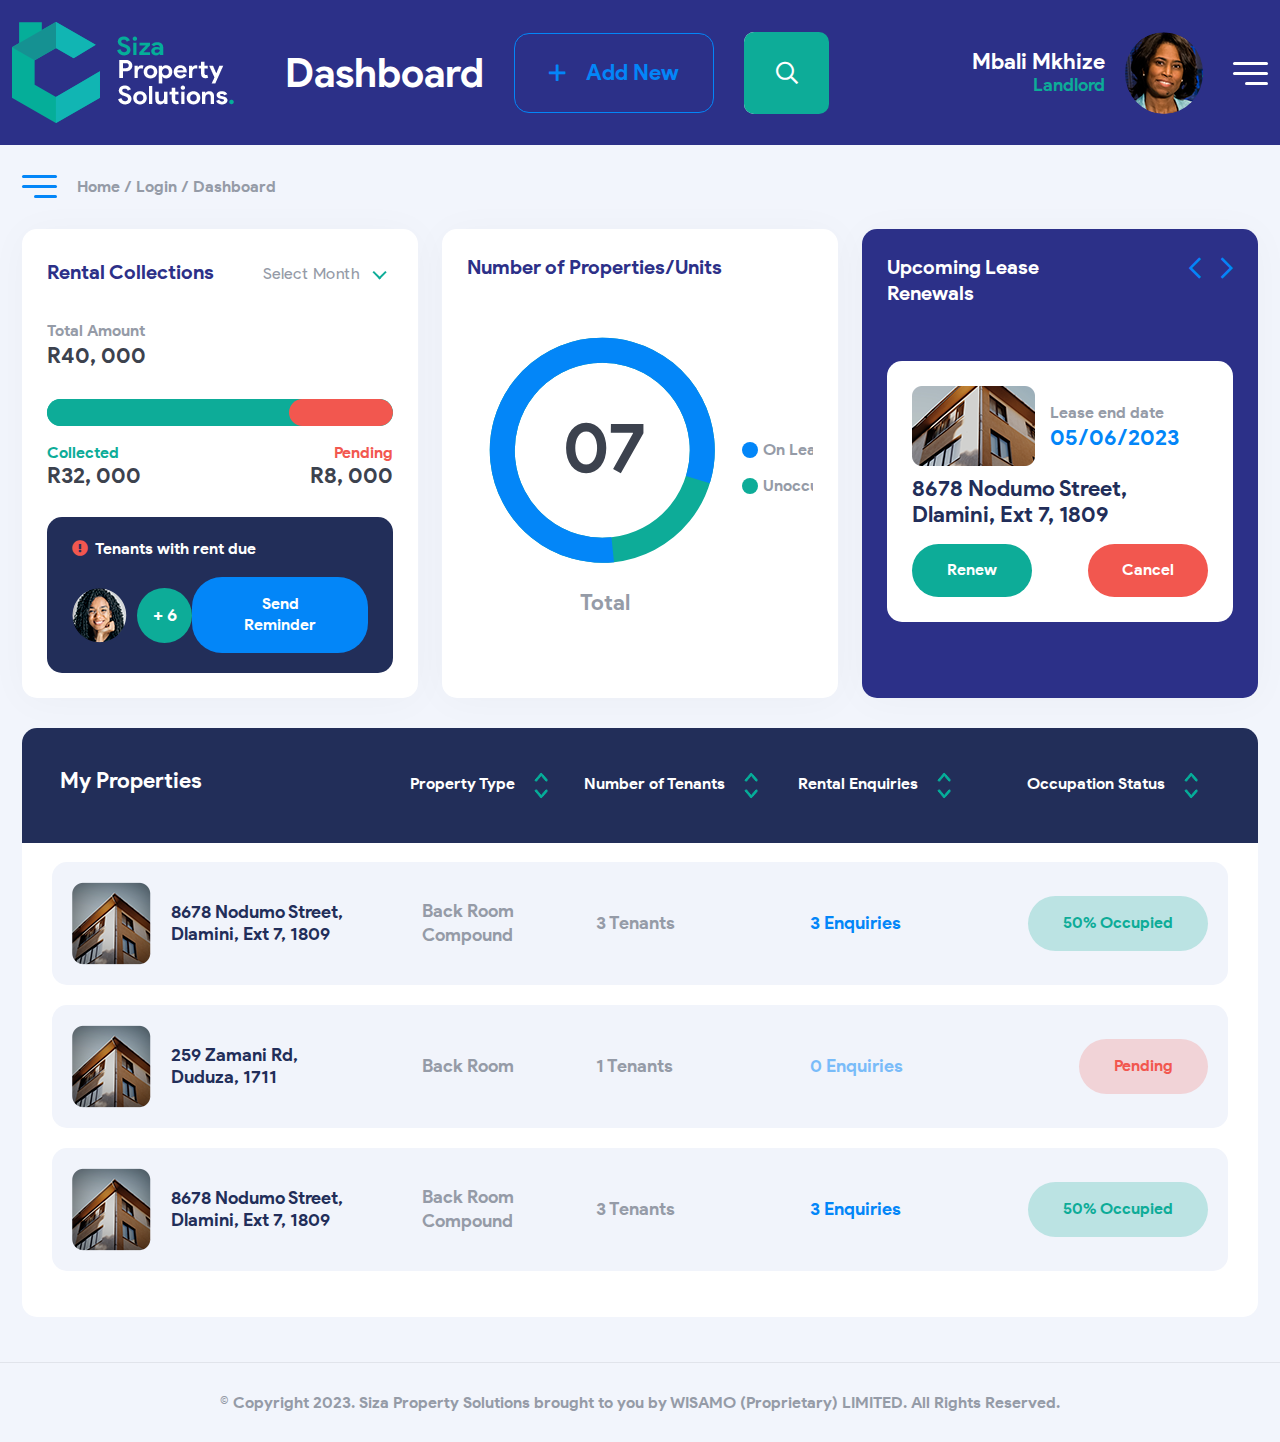
<file: index.html>
<!doctype html>
<html class="no-js" lang="">
    <head>
        <meta charset="utf-8">
        <meta http-equiv="x-ua-compatible" content="ie=edge">
        <title>Home</title>
        <meta name="description" content="">
        <meta name="viewport" content="width=device-width, initial-scale=1"> 
		<link rel="shortcut icon" type="image/x-icon" href="#">
        <!-- Place favicon.ico in the root directory -->
        
		<!-- CSS here -->
        <link rel="stylesheet" href="assets/css/nice-select.css">
        <link rel="stylesheet" href="assets/css/bootstrap.min.css">
        <link rel="stylesheet" href="assets/css/owl.carousel.min.css"> 
        <link rel="stylesheet" href="assets/css/fontawesome.min.css">  
        <link rel="stylesheet" href="assets/css/font.css">
        <link rel="stylesheet" href="assets/css/style.css">
        <link rel="stylesheet" href="assets/css/responsive.css">
    </head>
    <body>

       
    <!-- header-area START -->
    <div class="header-area">
        <div class="container">
            <div class="row align-items-center">
                <div class="col-lg-2 col-md-2 col-6">
                    <div class="logo-area">
                        <a href="index.html"><img src="assets/img/logo.png" alt=""></a>
                    </div>
                </div>
                <div class="col-lg-7 col-md-7 d-none d-md-block text-right">
                    <div class="header_content">
                        <h1>Dashboard</h1>
                        <div class="add_content">
                            <a href="#" class="add_btn"><i class="far fa-plus"></i> add new</a>
                            <ul>
                                <li><a href="#">Properties <i class="far fa-plus"></i></a></li>
                                <li><a href="#">Tenants <i class="far fa-plus"></i></a></li>
                            </ul>
                        </div>
                        <div class="src_box">
                            <input type="text" placeholder="search">
                            <a href="#"><i class="far fa-search"></i></a>
                        </div>
                    </div>
                </div>
                <div class="col-lg-3 col-md-3 col-6">
                    <div class="header_right">
                        <div class="user_wrp">
                            <a href="#">
                                <h4>Mbali Mkhize
                                    <span>Landlord</span>
                                </h4>
                                <i>
                                    <img src="assets/img/user.png" alt="">
                                </i>
                            </a>
                        </div>
                        <div class="bar">
                            <a href="#" class="siteBar-btn">
                                <span></span>
                            </a>
                        </div>
                    </div>
                </div>
            </div>
        </div>
    </div>
        <!-- mobile-menu START -->
        <div class="mobile-menu">
            <a href="#" class="bars siteBar-btn">
                <svg class="bi bi-x" width="1em" height="1em" viewBox="0 0 16 16" fill="currentColor" xmlns="http://www.w3.org/2000/svg">
                    <path fill-rule="evenodd" d="M11.854 4.146a.5.5 0 010 .708l-7 7a.5.5 0 01-.708-.708l7-7a.5.5 0 01.708 0z" clip-rule="evenodd"/>
                    <path fill-rule="evenodd" d="M4.146 4.146a.5.5 0 000 .708l7 7a.5.5 0 00.708-.708l-7-7a.5.5 0 00-.708 0z" clip-rule="evenodd"/>
                </svg>
            </a> 
            
        </div> 
    <!-- header-area END -->


    <main>
        
        <div class="side_nav">
            <a href="#" class="menu-btn"><i class="far fa-times"></i> Close</a>
            <nav>
                <ul>
                    <li class="home_ret">
                        <a href="#"><i class="far fa-chevron-left"></i> Return to Home</a>
                    </li>
                    <li>
                        <a href="#" class="active">
                            <img src="assets/img/nav-1.png" alt="">
                            <span>Overview</span>
                        </a>
                    </li>
                    <li>
                        <a href="#">
                            <img src="assets/img/nav-2.png" alt="">
                            <span>Landlords</span>
                        </a>
                    </li>
                    <li>
                        <a href="#">
                            <img src="assets/img/nav-3.png" alt="">
                            <span>Properties</span>
                        </a>
                    </li>
                    <li>
                        <a href="#">
                            <img src="assets/img/nav-4.png" alt="">
                            <span>Tenants</span>
                        </a>
                    </li>
                    <li>
                        <a href="#">
                            <img src="assets/img/nav-5.png" alt="">
                            <span>Leases</span>
                        </a>
                    </li>
                    <li>
                        <a href="#">
                            <img src="assets/img/nav-6.png" alt="">
                            <span>Utilities</span>
                        </a>
                    </li>
                    <li>
                        <a href="#">
                            <img src="assets/img/nav-7.png" alt="">
                            <span>Invoices</span>
                        </a>
                    </li>
                    <li>
                        <a href="#">
                            <img src="assets/img/nav-8.png" alt="">
                            <span>Payments</span>
                        </a>
                    </li>
                    <li>
                        <a href="#">
                            <img src="assets/img/nav-9.png" alt="">
                            <span>Vacate Notice</span>
                        </a>
                    </li>
                    <li>
                        <a href="#">
                            <img src="assets/img/nav-10.png" alt="">
                            <span>Settings</span>
                        </a>
                    </li>
                    <li>
                        <a href="#">
                            <img src="assets/img/nav-11.png" alt="">
                            <span>Reports</span>
                        </a>
                    </li>
                </ul>
            </nav>
            <a href="#" class="Log_Out"><i class="far fa-sign-out"></i> Log Out</a>
        </div>
          
        <!---------overview Section START ---------->
        <section class="overview-area">
            <div class="container">
                <div class="row">
                    <div class="col-lg-12">
                        <div class="nav_wrp">
                            <div class="bar">
                                <a class="bar-icon menu-btn" href="#">
                                    <span></span>
                                </a>
                            </div>
                            <div class="sub_link">
                                <ul>
                                    <li><a href="#">Home /</a></li>
                                    <li><a href="#">Login /</a></li>
                                    <li><a href="#">Dashboard</a></li>
                                </ul>
                            </div>
                        </div>
                    </div>
                    <div class="col-lg-4">
                        <div class="overview_blk">
                            <div class="ove_top">
                                <h3>Rental Collections</h3>
                                <div class="ove_select">
                                    <select class="wide">
                                        <option data-display="Select Month">Select Month</option>
                                        <option value="1">Some option</option>
                                        <option value="2">Another option</option>
                                        <option value="3" disabled>disabled option</option>
                                        <option value="4">Potato</option>
                                    </select>
                                </div>
                                <!-- <a href="#">Select Month <i class="far fa-angle-down"></i></a> -->
                            </div>
                            <div class="ove_content">
                                <div class="rent_blk">
                                    <span>Total Amount</span>
                                    <h4>R40, 000</h4>
                                    <div class="progres_wrp">
                                        <div class="progress">
                                            <div class="progress-bar" role="progressbar" aria-label="Segment one" style="width: 70%" aria-valuenow="70" aria-valuemin="0" aria-valuemax="100"></div>
                                            <div class="progress-bar  progress_step2" role="progressbar" aria-label="Segment two" style="width: 30%" aria-valuenow="30" aria-valuemin="0" aria-valuemax="100"></div>
                                        </div>
                                        <div class="progres_text">
                                            <div class="left">
                                                <span>Collected</span>
                                                <h3>R32, 000</h3>
                                            </div>
                                            <div class="right">
                                                <span>Pending</span>
                                                <h3>R8, 000</h3>
                                            </div>
                                        </div>
                                    </div>
                                    <div class="rent_due">
                                        <p><i class="fas fa-exclamation-circle"></i> Tenants with rent due</p>
                                        <div class="d-flex align-items-center justify-content-between">
                                            <div class="due_user">
                                                <i>
                                                    <img src="assets/img/user-2.png" alt="">
                                                </i>
                                                <a href="#">+ 6</a>
                                            </div>
                                            <a href="#" class="thm_btn">Send Reminder</a>
                                        </div>
                                    </div>
                                </div>
                            </div>
                        </div>
                    </div>
                    <div class="col-lg-4">
                        <div class="overview_blk">
                            <div class="ove_top">
                                <h3>Number of Properties/Units</h3>
                            </div>
                            <div class="ove_content">
                                <div class="num_prop">
                                    <div class="card">
                                        <div class="percent">
                                          <svg>
                                            <circle cx="120" cy="120" r="100"></circle>
                                            <circle cx="120" cy="120" r="100" style="--percent: 75"></circle>
                                          </svg>
                                          <div class="number">
                                            <h3>07</h3>
                                          </div>
                                        </div>
                                        <div class="title">
                                          <h4>Total</h4>
                                        </div>
                                    </div>
                                    <ul>
                                        <li>
                                            <i class="Lease"></i> <span>On Lease</span> <h4>05</h4>
                                        </li>
                                        <li>
                                            <i class="Unoccupied"></i> <span>Unoccupied</span> <h4>02</h4>
                                        </li>
                                    </ul>
                                </div>
                            </div>
                        </div>
                    </div>
                    <div class="col-lg-4">
                        <div class="overview_blk active">
                            <div class="ove_top">
                                <h3>Upcoming Lease <br> Renewals</h3>
                            </div>
                            <div class="ove_content">
                                <div class="Renewals owl-carousel">
                                    <div class="Lease_date">
                                        <div class="Lease_prop">
                                            <i>
                                                <img src="assets/img/up-prop.png" alt="">
                                            </i>
                                            <div class="">
                                                <span>Lease end date</span>
                                                <h4>05/06/2023</h4>
                                            </div>
                                        </div>
                                        <div class="Lease_cont">
                                            <h4>8678 Nodumo Street, Dlamini, Ext 7, 1809</h4>
                                            <div class="Lease_btn">
                                                <a href="#">Renew</a>
                                                <a href="#" class="Cancel">Cancel</a>
                                            </div>
                                        </div>
                                    </div>
                                    <div class="Lease_date">
                                        <div class="Lease_prop">
                                            <i>
                                                <img src="assets/img/up-prop.png" alt="">
                                            </i>
                                            <div class="">
                                                <span>Lease end date</span>
                                                <h4>05/06/2023</h4>
                                            </div>
                                        </div>
                                        <div class="Lease_cont">
                                            <h4>8678 Nodumo Street, Dlamini, Ext 7, 1809</h4>
                                            <div class="Lease_btn">
                                                <a href="#">Renew</a>
                                                <a href="#" class="Cancel">Cancel</a>
                                            </div>
                                        </div>
                                    </div>
                                    <div class="Lease_date">
                                        <div class="Lease_prop">
                                            <i>
                                                <img src="assets/img/up-prop.png" alt="">
                                            </i>
                                            <div class="">
                                                <span>Lease end date</span>
                                                <h4>05/06/2023</h4>
                                            </div>
                                        </div>
                                        <div class="Lease_cont">
                                            <h4>8678 Nodumo Street, Dlamini, Ext 7, 1809</h4>
                                            <div class="Lease_btn">
                                                <a href="#">Renew</a>
                                                <a href="#" class="Cancel">Cancel</a>
                                            </div>
                                        </div>
                                    </div>
                                </div>
                            </div>
                        </div>
                    </div>
                    <div class="col-lg-12">
                        <div class="my_propertie my_table">
                            <div class="my_table">
                                <table class="table table-borderless table-responsive">
                                    <thead>
                                        <tr>
                                            <th scope="col"><h3>My Properties</h3></th>
                                            <th scope="col"><span>Property Type <img src="assets/img/up-down.png" alt=""></span></th>
                                            <th scope="col"><span>Number of Tenants <img src="assets/img/up-down.png" alt=""></span></th>
                                            <th scope="col"><span>Rental Enquiries <img src="assets/img/up-down.png" alt=""></span></th>
                                            <th scope="col"><span>Occupation Status <img src="assets/img/up-down.png" alt=""></span></th>
                                        </tr>
                                    </thead>
                                    <tbody>
                                        <tr>
                                            <td>
                                                <a href="#" class="prop-blk">
                                                    <i>
                                                        <img src="assets/img/prop-1.png" alt="">
                                                    </i>
                                                    <h3>8678 Nodumo Street, <br> Dlamini, Ext 7, 1809</h3>
                                                </a>
                                            </td>
                                            <td>
                                                <span>Back Room <br>  Compound</span>
                                            </td>
                                            <td>
                                                <span>3 Tenants</span>
                                            </td>
                                            <td>
                                                <span class="color">3 Enquiries</span>
                                            </td>
                                            <td>
                                                <a href="#" class="thm_btn Occupied">50% Occupied</a>
                                            </td>
                                        </tr>
                                        <tr>
                                            <td>
                                                <a href="#" class="prop-blk">
                                                    <i>
                                                        <img src="assets/img/prop-1.png" alt="">
                                                    </i>
                                                    <h3>259 Zamani Rd, <br> Duduza, 1711</h3>
                                                </a>
                                            </td>
                                            <td>
                                                <span>Back Room </span>
                                            </td>
                                            <td>
                                                <span>1 Tenants</span>
                                            </td>
                                            <td>
                                                <span class="color empty">0 Enquiries</span>
                                            </td>
                                            <td>
                                                <a href="#" class="thm_btn Pending">Pending</a>
                                            </td>
                                        </tr>
                                        <tr>
                                            <td>
                                                <a href="#" class="prop-blk">
                                                    <i>
                                                        <img src="assets/img/prop-1.png" alt="">
                                                    </i>
                                                    <h3>8678 Nodumo Street, <br> Dlamini, Ext 7, 1809</h3>
                                                </a>
                                            </td>
                                            <td>
                                                <span>Back Room <br>  Compound</span>
                                            </td>
                                            <td>
                                                <span>3 Tenants</span>
                                            </td>
                                            <td>
                                                <span class="color">3 Enquiries</span>
                                            </td>
                                            <td>
                                                <a href="#" class="thm_btn Occupied">50% Occupied</a>
                                            </td>
                                        </tr>
                                    </tbody>
                                </table>
                            </div>
                        </div>
                    </div>
                </div>
            </div>
        </section>
        <!---------overview Section End ---------->

        <footer>
            <div class="footer_content">
                <p class="mb-0">© Copyright 2023. Siza Property Solutions brought to you by WISAMO (Proprietary) LIMITED. All Rights Reserved.</p>
            </div>
        </footer>


    </main>

    
		<!-- JS here --> 
        <script src="assets/js/jquery-3.4.1.min.js"></script>
        <script src="assets/js/popper.min.js"></script>
        <script src="assets/js/bootstrap.min.js"></script>
        <script src="assets/js/owl.carousel.min.js"></script> 
        <script src="assets/js/jquery.nice-select.min.js"></script> 
        <script src="assets/js/main.js"></script>
    </body>
</html>
</file>
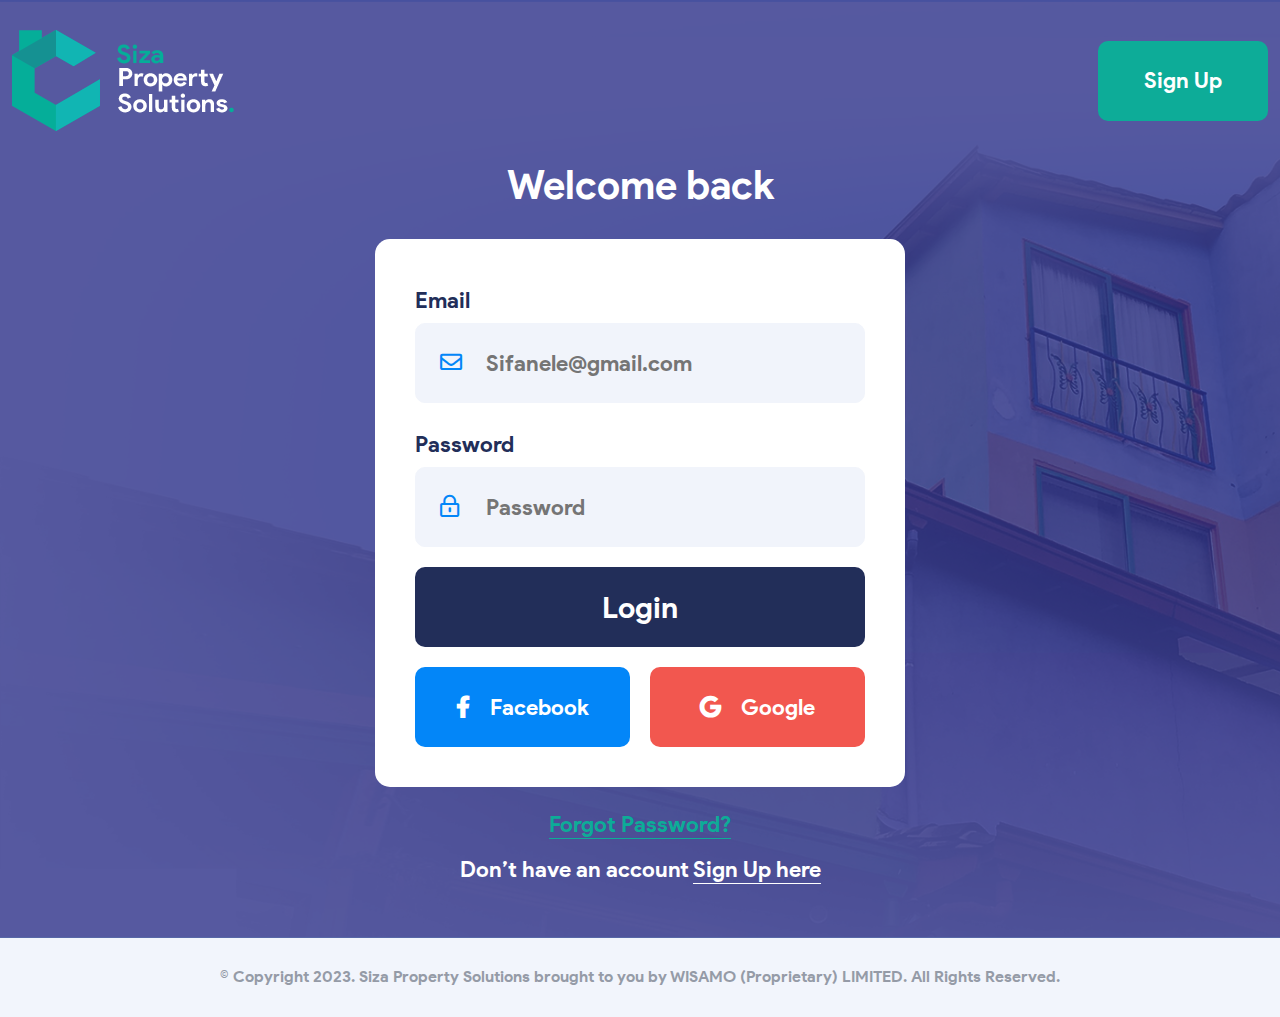
<file: login.html>
<!doctype html>
<html class="no-js" lang="">
    <head>
        <meta charset="utf-8">
        <meta http-equiv="x-ua-compatible" content="ie=edge">
        <title>Home</title>
        <meta name="description" content="">
        <meta name="viewport" content="width=device-width, initial-scale=1"> 
		<link rel="shortcut icon" type="image/x-icon" href="#">
        <!-- Place favicon.ico in the root directory -->
        
		<!-- CSS here -->
        <link rel="stylesheet" href="assets/css/bootstrap.min.css">
        <link rel="stylesheet" href="assets/css/owl.carousel.min.css"> 
        <link rel="stylesheet" href="assets/css/fontawesome.min.css">  
        <link rel="stylesheet" href="assets/css/font.css">
        <link rel="stylesheet" href="assets/css/style.css">
        <link rel="stylesheet" href="assets/css/responsive.css">
    </head>
    <body class="logIn">
        
    <div class="simpol-header">
        <div class="container">
            <div class="row">
                <div class="col-lg-12">
                    <div class="simpol-header_content">
                        <div class="logo-area">
                            <a href="index.html"><img src="assets/img/logo.png" alt=""></a>
                        </div>
                        <a href="#" class="login_btn">Sign Up</a>
                    </div>
                </div>
            </div>
        </div>
    </div>


    <div class="login-area">
        <div class="container">
            <div class="row">
                <div class="col-lg-12">
                    <div class="login-content">
                        <h1>Welcome back</h1>
                        <form action="">
                            <div class="login_form">
                                <div class="login_blk">
                                    <label for="">Email</label>
                                    <input type="text" placeholder="Sifanele@gmail.com">
                                    <i class="far fa-envelope"></i>
                                </div>
                                <div class="login_blk">
                                    <label for="">Password</label>
                                    <input type="text" placeholder="Password">
                                    <i class="far fa-lock-alt"></i>
                                </div>
                                <a href="#" class="login_blk_btn">Login</a>
                                <div class="login_btn_grp">
                                    <a href="#"><i class="fab fa-facebook-f"></i> Facebook</a>
                                    <a href="#" class="google_btn"><i class="fab fa-google"></i> Google</a>
                                </div>
                            </div>
                        </form>
                        <div class="login-content_btm">
                            <h4><a href="#" class="f-pass">Forgot Password?</a></h4>
                            <h4>Don’t have an account <a href="#">Sign Up here</a></h4>
                        </div>
                    </div>
                </div>
            </div>
        </div>
    </div>


    <footer class="full_width">
        <div class="footer_content">
            <p class="mb-0">© Copyright 2023. Siza Property Solutions brought to you by WISAMO (Proprietary) LIMITED. All Rights Reserved.</p>
        </div>
    </footer>

		<!-- JS here --> 
        <script src="assets/js/jquery-3.4.1.min.js"></script>
        <script src="assets/js/popper.min.js"></script>
        <script src="assets/js/bootstrap.min.js"></script>
        <script src="assets/js/owl.carousel.min.js"></script> 
        <script src="assets/js/main.js"></script>
    </body>
</html>
</file>
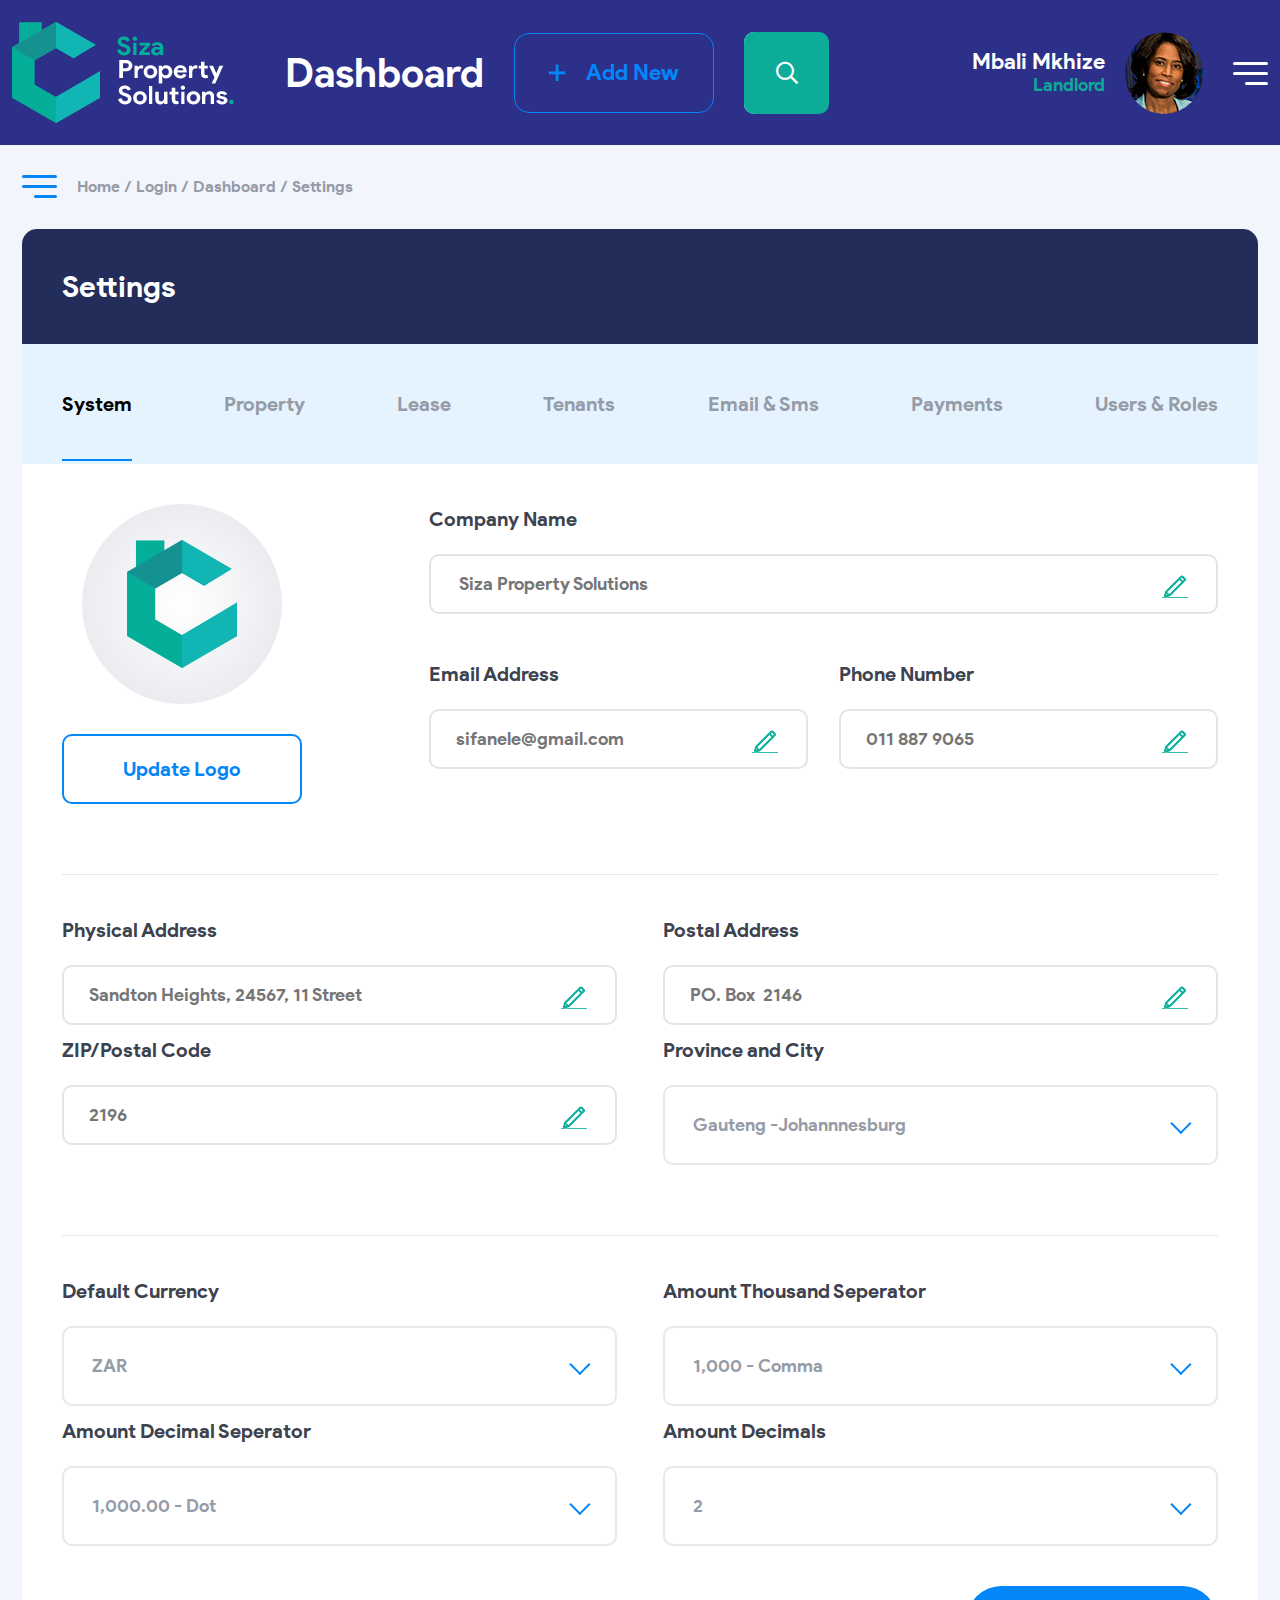
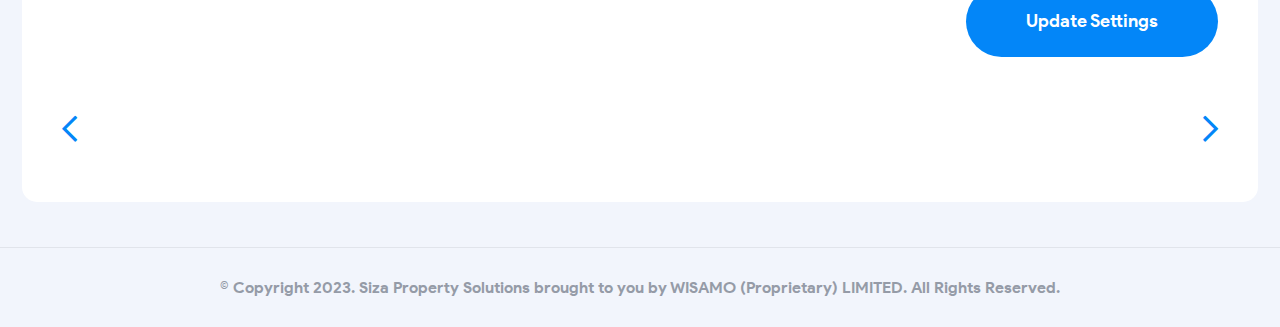
<file: setting.html>
<!doctype html>
<html class="no-js" lang="">
    <head>
        <meta charset="utf-8">
        <meta http-equiv="x-ua-compatible" content="ie=edge">
        <title>Settings</title>
        <meta name="description" content="">
        <meta name="viewport" content="width=device-width, initial-scale=1"> 
		<link rel="shortcut icon" type="image/x-icon" href="#">
        <!-- Place favicon.ico in the root directory -->
        
		<!-- CSS here -->
        <link rel="stylesheet" href="assets/css/nice-select.css">
        <link rel="stylesheet" href="assets/css/bootstrap.min.css">
        <link rel="stylesheet" href="assets/css/owl.carousel.min.css"> 
        <link rel="stylesheet" href="assets/css/fontawesome.min.css">  
        <link rel="stylesheet" href="assets/css/font.css">
        <link rel="stylesheet" href="assets/css/style.css">
        <link rel="stylesheet" href="assets/css/responsive.css">
    </head>
    <body>

       
    <!-- header-area START -->
    <div class="header-area">
        <div class="container">
            <div class="row align-items-center">
                <div class="col-lg-2 col-md-2 col-6">
                    <div class="logo-area">
                        <a href="index.html"><img src="assets/img/logo.png" alt=""></a>
                    </div>
                </div>
                <div class="col-lg-7 col-md-7 d-none d-md-block text-right">
                    <div class="header_content">
                        <h1>Dashboard</h1>
                        <div class="add_content">
                            <a href="#" class="add_btn"><i class="far fa-plus"></i> add new</a>
                            <ul>
                                <li><a href="#">Properties <i class="far fa-plus"></i></a></li>
                                <li><a href="#">Tenants <i class="far fa-plus"></i></a></li>
                            </ul>
                        </div>
                        <div class="src_box">
                            <input type="text" placeholder="search">
                            <a href="#"><i class="far fa-search"></i></a>
                        </div>
                    </div>
                </div>
                <div class="col-lg-3 col-md-3 col-6">
                    <div class="header_right">
                        <div class="user_wrp">
                            <a href="#">
                                <h4>Mbali Mkhize
                                    <span>Landlord</span>
                                </h4>
                                <i>
                                    <img src="assets/img/user.png" alt="">
                                </i>
                            </a>
                        </div>
                        <div class="bar">
                            <a href="#" class="siteBar-btn">
                                <span></span>
                            </a>
                        </div>
                    </div>
                </div>
            </div>
        </div>
    </div>
        <!-- mobile-menu START -->
        <div class="mobile-menu">
            <a href="#" class="bars siteBar-btn">
                <svg class="bi bi-x" width="1em" height="1em" viewBox="0 0 16 16" fill="currentColor" xmlns="http://www.w3.org/2000/svg">
                    <path fill-rule="evenodd" d="M11.854 4.146a.5.5 0 010 .708l-7 7a.5.5 0 01-.708-.708l7-7a.5.5 0 01.708 0z" clip-rule="evenodd"/>
                    <path fill-rule="evenodd" d="M4.146 4.146a.5.5 0 000 .708l7 7a.5.5 0 00.708-.708l-7-7a.5.5 0 00-.708 0z" clip-rule="evenodd"/>
                </svg>
            </a> 
            
        </div> 
    <!-- header-area END -->


    <main>
        
        <div class="side_nav">
            <a href="#" class="menu-btn"><i class="far fa-times"></i> Close</a>
            <nav>
                <ul>
                    <li class="home_ret">
                        <a href="#"><i class="far fa-chevron-left"></i> Return to Home</a>
                    </li>
                    <li>
                        <a href="#">
                            <img src="assets/img/nav-1.png" alt="">
                            <span>Overview</span>
                        </a>
                    </li>
                    <li>
                        <a href="#">
                            <img src="assets/img/nav-2.png" alt="">
                            <span>Landlords</span>
                        </a>
                    </li>
                    <li>
                        <a href="#">
                            <img src="assets/img/nav-3.png" alt="">
                            <span>Properties</span>
                        </a>
                    </li>
                    <li>
                        <a href="#">
                            <img src="assets/img/nav-4.png" alt="">
                            <span>Tenants</span>
                        </a>
                    </li>
                    <li>
                        <a href="#">
                            <img src="assets/img/nav-5.png" alt="">
                            <span>Leases</span>
                        </a>
                    </li>
                    <li>
                        <a href="#">
                            <img src="assets/img/nav-6.png" alt="">
                            <span>Utilities</span>
                        </a>
                    </li>
                    <li>
                        <a href="#">
                            <img src="assets/img/nav-7.png" alt="">
                            <span>Invoices</span>
                        </a>
                    </li>
                    <li>
                        <a href="#">
                            <img src="assets/img/nav-8.png" alt="">
                            <span>Payments</span>
                        </a>
                    </li>
                    <li>
                        <a href="#">
                            <img src="assets/img/nav-9.png" alt="">
                            <span>Vacate Notice</span>
                        </a>
                    </li>
                    <li>
                        <a href="#" class="active">
                            <img src="assets/img/nav-10.png" alt="">
                            <span>Settings</span>
                        </a>
                    </li>
                    <li>
                        <a href="#">
                            <img src="assets/img/nav-11.png" alt="">
                            <span>Reports</span>
                        </a>
                    </li>
                </ul>
            </nav>
            <a href="#" class="Log_Out"><i class="far fa-sign-out"></i> Log Out</a>
        </div>
        
        <section class="setting-Area"> 
            <div class="container">
                <div class="row">
                    <div class="col-lg-12">
                        <div class="nav_wrp">
                            <div class="bar">
                                <a class="bar-icon menu-btn" href="#">
                                    <span></span>
                                </a>
                            </div>
                            <div class="sub_link">
                                <ul>
                                    <li><a href="#">Home /</a></li>
                                    <li><a href="#">Login /</a></li>
                                    <li><a href="#">Dashboard /</a></li>
                                    <li><a href="#">Settings</a></li>
                                </ul>
                            </div>
                        </div>
                    </div>
                    <div class="col-lg-12">
                        <div class="setting-wrp my_propertie">
                            <div class="setting_title "><h2>Settings</h2></div>
                            <div class="setting_nav">
                                <ul>
                                    <li>
                                        <a href="#" class="active">System</a>
                                    </li>
                                    <li>
                                        <a href="#">Property</a>
                                    </li>
                                    <li>
                                        <a href="#">Lease</a>
                                    </li>
                                    <li>
                                        <a href="#">Tenants</a>
                                    </li>
                                    <li>
                                        <a href="#">Email & Sms</a>
                                    </li>
                                    <li>
                                        <a href="#">Payments</a>
                                    </li>
                                    <li>
                                        <a href="#">Users & Roles</a>
                                    </li>
                                </ul>
                            </div>
                            <div class="setting_content">
                                <form action="">
                                    <div class="setting_content_top">
                                        <div class="com_logo">
                                            <i>
                                                <img src="assets/img/logo-2.png" alt="">
                                            </i>
                                            <a href="#">
                                                <span>Update Logo</span>
                                                <input type="file" >
                                            </a>
                                        </div>
                                        <div class="input_wrp">
                                            <div class="input_blk full">
                                                <label for="">Company Name</label>
                                                <div class="input-item">
                                                    <input type="text" placeholder=" Siza Property Solutions">
                                                    <a href=""><img src="assets/img/pen.png" alt=""></a>
                                                </div>
                                            </div>
                                            <div class="input_blk ">
                                                <label for="">Email Address</label>
                                                <div class="input-item">
                                                    <input type="text" placeholder="sifanele@gmail.com">
                                                    <a href=""><img src="assets/img/pen.png" alt=""></a>
                                                </div>
                                            </div>
                                            <div class="input_blk">
                                                <label for="">Phone Number</label>
                                                <div class="input-item">
                                                    <input type="text" placeholder="011 887 9065">
                                                    <a href=""><img src="assets/img/pen.png" alt=""></a>
                                                </div>
                                            </div>
                                        </div>
                                    </div>
                                    <hr>
                                    <div class="input_wrp">
                                        <div class="input_blk">
                                            <label for="">Physical Address</label>
                                            <div class="input-item">
                                                <input type="text" placeholder="Sandton Heights, 24567, 11 Street">
                                                <a href=""><img src="assets/img/pen.png" alt=""></a>
                                            </div>
                                        </div>
                                        <div class="input_blk">
                                            <label for="">Postal Address</label>
                                            <div class="input-item">
                                                <input type="text" placeholder="PO. Box  2146">
                                                <a href=""><img src="assets/img/pen.png" alt=""></a>
                                            </div>
                                        </div>
                                        <div class="input_blk">
                                            <label for="">ZIP/Postal Code</label>
                                            <div class="input-item">
                                                <input type="text" placeholder="2196">
                                                <a href=""><img src="assets/img/pen.png" alt=""></a>
                                            </div>
                                        </div>
                                        <div class="input_blk">
                                            <label for="">Province and City</label>
                                            <div class="select_box">
                                                <select class="wide">
                                                    <option data-display="Gauteng -Johannnesburg">Gauteng -Johannnesburg</option>
                                                    <option value="1">Some option</option>
                                                    <option value="2">Another option</option>
                                                    <option value="3" disabled>A disabled option</option>
                                                    <option value="4">Potato</option>
                                                </select>
                                            </div>
                                        </div>
                                    </div>
                                    <hr>
                                    <div class="input_wrp">
                                        <div class="input_blk">
                                            <label for="">Default Currency</label>
                                            <div class="select_box">
                                                <select class="wide">
                                                    <option data-display="ZAR">ZAR</option>
                                                    <option value="1">Some option</option>
                                                    <option value="2">Another option</option>
                                                    <option value="3" disabled>A disabled option</option>
                                                    <option value="4">Potato</option>
                                                </select>
                                            </div>
                                        </div>
                                        <div class="input_blk">
                                            <label for="">Amount Thousand Seperator</label>
                                            <div class="select_box">
                                                <select class="wide">
                                                    <option data-display="1,000 - Comma">1,000 - Comma</option>
                                                    <option value="1">Some option</option>
                                                    <option value="2">Another option</option>
                                                    <option value="3" disabled>A disabled option</option>
                                                    <option value="4">Potato</option>
                                                </select>
                                            </div>
                                        </div>
                                        <div class="input_blk">
                                            <label for="">Amount Decimal Seperator</label>
                                            <div class="select_box">
                                                <select class="wide">
                                                    <option data-display="1,000.00 - Dot">1,000.00 - Dot</option>
                                                    <option value="1">Some option</option>
                                                    <option value="2">Another option</option>
                                                    <option value="3" disabled>A disabled option</option>
                                                    <option value="4">Potato</option>
                                                </select>
                                            </div>
                                        </div>
                                        <div class="input_blk">
                                            <label for="">Amount Decimals</label>
                                            <div class="select_box">
                                                <select class="wide">
                                                    <option data-display="2">2</option>
                                                    <option value="1">Some option</option>
                                                    <option value="2">Another option</option>
                                                    <option value="3" disabled>A disabled option</option>
                                                    <option value="4">Potato</option>
                                                </select>
                                            </div>
                                        </div>
                                    </div>
                                    <a href="#" class="submit-sett">Update Settings</a>
                                </form>
                            </div>
                            <div class="setting_arrow">
                                <a href="#"><i class="far fa-chevron-left"></i></a>
                                <a href="#"><i class="far fa-chevron-right"></i></a>
                            </div>
                        </div>
                    </div>
                </div>
            </div>
        </section>

        <footer>
            <div class="footer_content">
                <p class="mb-0">© Copyright 2023. Siza Property Solutions brought to you by WISAMO (Proprietary) LIMITED. All Rights Reserved.</p>
            </div>
        </footer>


    </main>

    
		<!-- JS here --> 
        <script src="assets/js/jquery-3.4.1.min.js"></script>
        <script src="assets/js/popper.min.js"></script>
        <script src="assets/js/bootstrap.min.js"></script>
        <script src="assets/js/owl.carousel.min.js"></script> 
        <script src="assets/js/jquery.nice-select.min.js"></script> 
        <script src="assets/js/main.js"></script>
    </body>
</html>
</file>
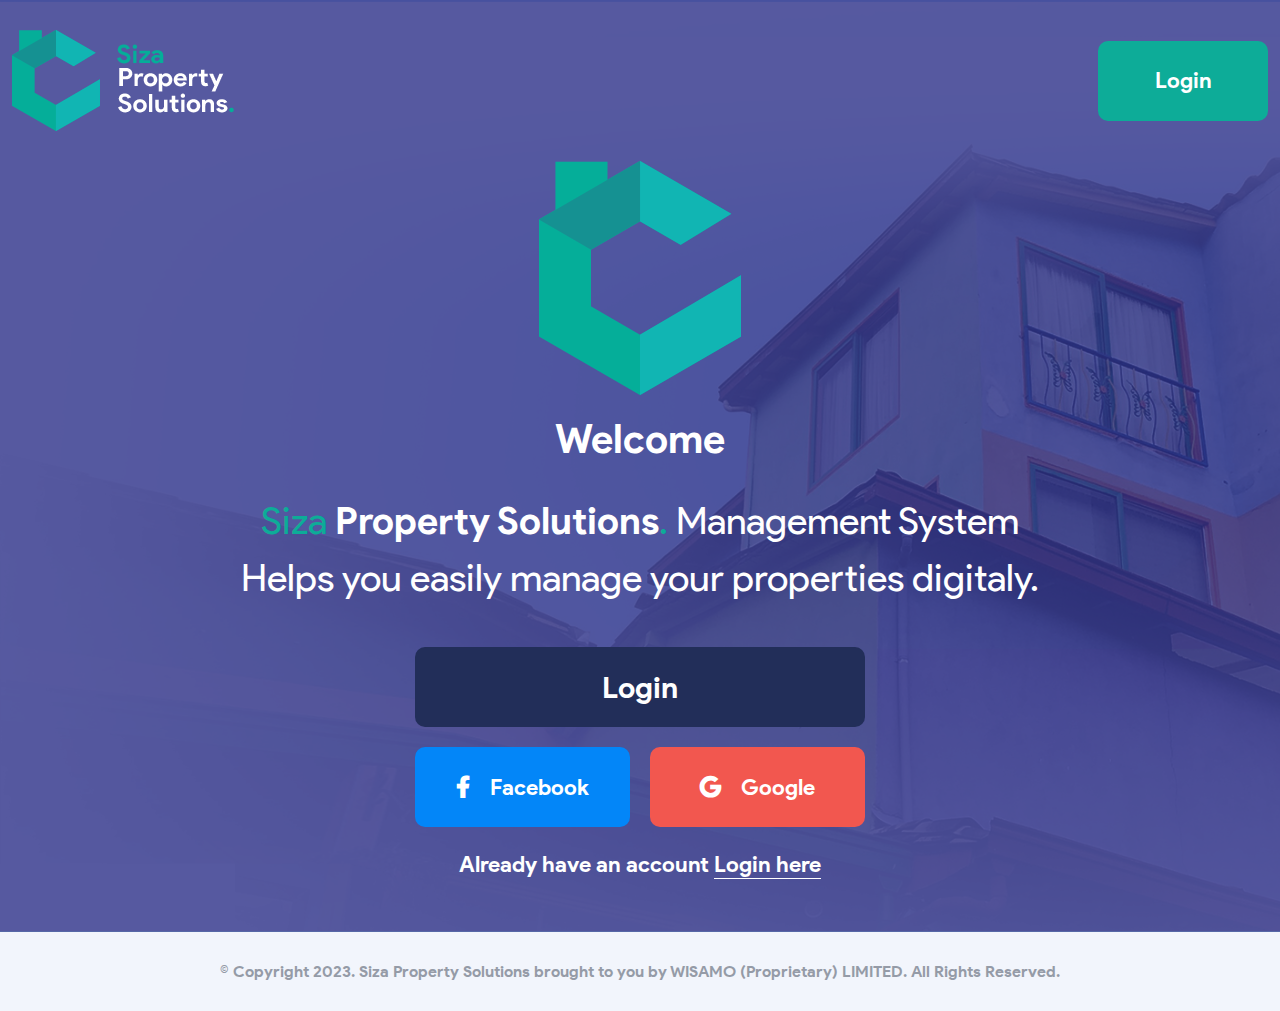
<file: sign-up.html>
<!doctype html>
<html class="no-js" lang="">
    <head>
        <meta charset="utf-8">
        <meta http-equiv="x-ua-compatible" content="ie=edge">
        <title>Sign Up</title>
        <meta name="description" content="">
        <meta name="viewport" content="width=device-width, initial-scale=1"> 
		<link rel="shortcut icon" type="image/x-icon" href="#">
        <!-- Place favicon.ico in the root directory -->
        
		<!-- CSS here -->
        <link rel="stylesheet" href="assets/css/bootstrap.min.css">
        <link rel="stylesheet" href="assets/css/owl.carousel.min.css"> 
        <link rel="stylesheet" href="assets/css/fontawesome.min.css">  
        <link rel="stylesheet" href="assets/css/font.css">
        <link rel="stylesheet" href="assets/css/style.css">
        <link rel="stylesheet" href="assets/css/responsive.css">
    </head>
    <body class="logIn">
        
    <div class="simpol-header">
        <div class="container">
            <div class="row">
                <div class="col-lg-12">
                    <div class="simpol-header_content">
                        <div class="logo-area">
                            <a href="index.html"><img src="assets/img/logo.png" alt=""></a>
                        </div>
                        <a href="#" class="login_btn">Login</a>
                    </div>
                </div>
            </div>
        </div>
    </div>


    <div class="login-area">
        <div class="container">
            <div class="row">
                <div class="col-lg-12">
                    <div class="signUp-content">
                        <i>
                            <img src="assets/img/logo-2.png" alt="">
                        </i>
                        <div class="login-content">
                            <h1>Welcome</h1>
                        </div>
                        <p><span>Siza</span> <b>Property Solutions</b><span>.</span> Management System Helps you easily manage your properties digitaly.</p>
                        <div class="signUp_btn-grp">
                            <a href="#" class="login_blk_btn">Login</a>
                            <div class="login_btn_grp">
                                <a href="#"><i class="fab fa-facebook-f"></i> Facebook</a>
                                <a href="#" class="google_btn"><i class="fab fa-google"></i> Google</a>
                            </div>
                        </div>
                        <div class="login-content_btm">
                            <h4>Already have an account <a href="#">Login here</a></h4>
                        </div>
                    </div>
                </div>
            </div>
        </div>
    </div>


    <footer class="full_width">
        <div class="footer_content">
            <p class="mb-0">© Copyright 2023. Siza Property Solutions brought to you by WISAMO (Proprietary) LIMITED. All Rights Reserved.</p>
        </div>
    </footer>

		<!-- JS here --> 
        <script src="assets/js/jquery-3.4.1.min.js"></script>
        <script src="assets/js/popper.min.js"></script>
        <script src="assets/js/bootstrap.min.js"></script>
        <script src="assets/js/owl.carousel.min.js"></script> 
        <script src="assets/js/main.js"></script>
    </body>
</html>
</file>
<file: assets/css/nice-select.css>
.nice-select {
  -webkit-tap-highlight-color: transparent;
  background-color: #fff;
  border-radius: 10px;
  border: solid 2px #e8e8e8;
  box-sizing: border-box;
  clear: both;
  cursor: pointer;
  display: block;
  float: left;
  font-family: inherit;
  font-size: 16px;
  font-weight: normal;
  height: 42px;
  line-height: 40px;
  outline: none;
  padding-left: 18px;
  padding-right: 30px;
  position: relative;
  text-align: left !important;
  -webkit-transition: all 0.2s ease-in-out;
  transition: all 0.2s ease-in-out;
  -webkit-user-select: none;
  -moz-user-select: none;
  -ms-user-select: none;
  user-select: none;
  white-space: nowrap;
  width: auto;
  }
  .nice-select:hover {
    border-color: #dbdbdb; }
  .nice-select:active, .nice-select.open, .nice-select:focus {
    border-color: var(--color1);
    }
  .nice-select:after {
    border-bottom: 2px solid #999;
    border-right: 2px solid #999;
    content: '';
    display: block;
    height: 5px;
    margin-top: -4px;
    pointer-events: none;
    position: absolute;
    right: 12px;
    top: 50%;
    -webkit-transform-origin: 66% 66%;
        -ms-transform-origin: 66% 66%;
            transform-origin: 66% 66%;
    -webkit-transform: rotate(45deg);
        -ms-transform: rotate(45deg);
            transform: rotate(45deg);
    -webkit-transition: all 0.15s ease-in-out;
    transition: all 0.15s ease-in-out;
    width: 5px; }
  .nice-select.open:after {
    -webkit-transform: rotate(-135deg);
        -ms-transform: rotate(-135deg);
            transform: rotate(-135deg); }
  .nice-select.open .list {
    opacity: 1;
    pointer-events: auto;
    -webkit-transform: scale(1) translateY(0);
        -ms-transform: scale(1) translateY(0);
            transform: scale(1) translateY(0); }
  .nice-select.disabled {
    border-color: #ededed;
    color: #999;
    pointer-events: none; }
    .nice-select.disabled:after {
      border-color: #cccccc; }
  .nice-select.wide {
    width: 100%; }
    .nice-select.wide .list {
      left: 0 !important;
      right: 0 !important; }
  .nice-select.right {
    float: right; }
    .nice-select.right .list {
      left: auto;
      right: 0; }
  .nice-select.small {
    font-size: 12px;
    height: 36px;
    line-height: 34px; }
    .nice-select.small:after {
      height: 4px;
      width: 4px; }
    .nice-select.small .option {
      line-height: 34px;
      min-height: 34px; }
  .nice-select .list {
    background-color: #fff;
    border-radius: 5px;
    box-shadow: 0 0 0 1px rgba(68, 68, 68, 0.11);
    box-sizing: border-box;
    margin-top: 4px;
    opacity: 0;
    overflow: hidden;
    padding: 0;
    pointer-events: none;
    position: absolute;
    top: 100%;
    left: 0;
    -webkit-transform-origin: 50% 0;
        -ms-transform-origin: 50% 0;
            transform-origin: 50% 0;
    -webkit-transform: scale(0.75) translateY(-21px);
        -ms-transform: scale(0.75) translateY(-21px);
            transform: scale(0.75) translateY(-21px);
    -webkit-transition: all 0.2s cubic-bezier(0.5, 0, 0, 1.25), opacity 0.15s ease-out;
    transition: all 0.2s cubic-bezier(0.5, 0, 0, 1.25), opacity 0.15s ease-out;
    z-index: 9; }
    .nice-select .list:hover .option:not(:hover) {
      background-color: transparent !important; }
  .nice-select .option {
    cursor: pointer;
    font-weight: 400;
    line-height: 40px;
    list-style: none;
    min-height: 40px;
    outline: none;
    padding-left: 18px;
    padding-right: 29px;
    text-align: left;
    -webkit-transition: all 0.2s;
    transition: all 0.2s; }
    .nice-select .option:hover, .nice-select .option.focus, .nice-select .option.selected.focus {
      background-color: #f6f6f6; }
    .nice-select .option.selected {
      font-weight: bold; }
    .nice-select .option.disabled {
      background-color: transparent;
      color: #999;
      cursor: default; }

.no-csspointerevents .nice-select .list {
  display: none; }

.no-csspointerevents .nice-select.open .list {
  display: block; }
</file>
<file: assets/css/font.css>
@font-face {
    font-family: 'Product Sans';
    src: url('../fonts/font/ProductSans-Bold.woff2') format('woff2'),
        url('../fonts/font/ProductSans-Bold.woff') format('woff');
    font-weight: 700;
    font-style: normal;
    font-display: swap;
}

@font-face {
    font-family: 'Product Sans';
    src: url('../fonts/font/ProductSans-BoldItalic.woff2') format('woff2'),
        url('../fonts/font/ProductSans-BoldItalic.woff') format('woff');
    font-weight: 700;
    font-style: italic;
    font-display: swap;
}

@font-face {
    font-family: 'Product Sans';
    src: url('../fonts/font/ProductSans-Regular.woff2') format('woff2'),
        url('../fonts/font/ProductSans-Regular.woff') format('woff');
    font-weight: 400;
    font-style: normal;
    font-display: swap;
}

@font-face {
    font-family: 'Product Sans';
    src: url('../fonts/font/ProductSans-Italic.woff2') format('woff2'),
        url('../fonts/font/ProductSans-Italic.woff') format('woff');
    font-weight: 400;
    font-style: italic;
    font-display: swap;
}
</file>
<file: assets/css/style.css>
/*   Theme default css */

/* ======font family=========
font-family: 'Product Sans';
*/

:root {
  --thmColor: #2C3088;
  --thmColor2: #222E59;
  --color1: #0386F8;
  --color2: #0DAC98;
  --color3: #F2574F;
  --f18: 18px;
  --f22: 22px;
  --f24: 24px;
  --f26: 26px;
  --f30: 30px;
}


body {
  font-weight: 400;
  font-size: 16px;
  margin: 0;
  padding: 0;
  color: #959ba7;
  font-family: 'Product Sans';
  background: #F2F5FC;
  font-weight: 700;
  position: relative;
}

body.overly:before {
    content: "";
    position: absolute;
    width: 100%;
    height: 100%;
    background: black;
    left: 0;
    top: 0;
    z-index: 9999;
    opacity: .7;
}


button {
  cursor: pointer;
}

a:focus,
button:focus {
  text-decoration: none;
  outline: none;
}

a:focus,
a:hover {
  /* color: inherit; */
  text-decoration: none;
}

a,
button {
  color: inherit;
  outline: medium none;
  text-decoration: none;
}

button:focus,
input:focus,
input:focus,
textarea,
textarea:focus {
  outline: 0;
}


h1,
h2,
h3,
h4,
h5,
h6 {
  margin-top: 0px;
  font-weight: 700;
  color: #3c424e;
}

h1 a,
h2 a,
h3 a,
h4 a,
h5 a,
h6 a {
  color: inherit;
}

h1 {
  font-size: 40px;
}

h2 {
  font-size: 35px;
}

h3 {
  font-size: var(--f30);
}

h4 {
  font-size: var(--f22);
}

h5 {
  font-size: 18px;
}

h6 {
  font-size: 16px;
}

ul {
  margin: 0px;
  padding: 0px;
}

li {
  list-style: none;
}




main {
  max-width: 1920px;
  margin: auto;
  /* padding: 0 15px; */
  height: 100%;
  display: flex;
  flex-wrap: wrap;
}

main section {
  width: calc(100% - 365px);
  padding: 30px 40px 0;
  margin-left: auto;
}

.text-right {
  text-align: right;
}

.container {
  max-width: 1820px;
}

.thm_btn {
  padding: 17px 35px;
  text-align: center;
  display: inline-block;
  background: var(--color1);
  border-radius: 30px;
  color: #fff;
  line-height: 1.3;
  transition: all .3s;
}

.thm_btn:hover {
  background: var(--color2);
  color: #fff;
}



/* default-css END 
================================== */



.header-area {
  padding: 22px 0;
  width: 100%;
  z-index: 9999;
  background: var(--thmColor);
  color: #fff;
  position: sticky;
  top: 0;
}

.header_content {
  display: flex;
  align-items: center;
  gap: 30px;
  padding-left: 60px;
}

.header_content h1 {
  color: #fff;
  margin-bottom: 0;
}


.add_btn {
  width: 200px;
  height: 80px;
  display: flex;
  align-items: center;
  justify-content: center;
  gap: 20px;
  color: var(--color1);
  text-transform: capitalize;
  font-size: var(--f22);
  border: 1px solid var(--color1);
  border-radius: 15px;
  transition: all .3s;
  background: #2c3088;
}

.add_content {
    position: relative;
    z-index: 9999;
}

.add_content ul {
    position: absolute;
    width: 100%;
    left: 0;
    text-align: left;
    background: var(--thmColor2);
    border-radius: 10px;
    z-index: 99999;
    margin-top: -100px;
    z-index: -1;
    opacity: 0;
    transition: all .3s;
}

.add_content.showUl ul {
    opacity: 1;
    margin-top: 5px;
    z-index: 9999;
    border-radius: 10px;
    overflow: hidden;
}

.add_content.showUl ul li:last-child a {
    border: none;
}

.add_content ul li a {
    font-size: var(--f22);
    padding: 18px;
    display: block;
    border-bottom: 1px solid #3F5493;
    padding-left: 30px;
    width: 100%;
    display: flex;
    align-items: center;
    justify-content: space-between;
    transition: all .3s;
}

.add_content ul li a i {
    color: var(--color1);
}

.add_content ul li a:hover {
    background: var(--color1);
    color: #fff;
}

.add_content ul li a i {
    color: #fff;
}

.add_btn:hover {
  background: var(--color1);
  color: #fff;
}

.src_box {
  height: 82px;
  max-width: 525px;
  width: 100%;
  display: flex;
  align-items: center;
  justify-content: space-between;
  position: relative;
}

.src_box a {
  width: 85px;
  display: flex;
  align-items: center;
  justify-content: center;
  background: var(--color2);
  height: 100%;
  font-size: var(--f22);
  transition: all .3s;
  flex-shrink: 0;
  border-radius: 0 10px 10px 0;
}

.src_box a:hover {
  background: var(--color1);
}

.src_box input {
  width: 100%;
  height: 100%;
  border: none;
  padding-left: 30px;
  font-size: var(--f22);
  border-radius: 10px 0px 0 10px;
  transition: all .3s;
}

.src_box input::placeholder {
  text-transform: capitalize;
}

.header_right {
  display: flex;
  align-items: center;
  justify-content: end;
  gap: 30px;
}


.header_right .bar:hover span,
.header_right .bar:hover span:after,
.header_right .bar:hover span:before {
  background: var(--color2);
}

.user_wrp i {
  width: 82px;
  height: 82px;
  border-radius: 50%;
  overflow: hidden;
}

.user_wrp i img {
  width: 100%;
  height: 100%;
  object-fit: cover;
}

.user_wrp h4 {
  color: #fff;
  margin-bottom: 0;
  flex-shrink: 0;
}


.user_wrp a {
  display: flex;
  align-items: center;
  text-align: right;
  gap: 20px;
}

.user_wrp a span {
  display: block;
  font-size: var(--f18);
  color: var(--color2);
}


/* humbergar */
.bar a {
  width: 35px;
  height: 35px;
  float: right;
  position: relative;
}

.bar a span {
  width: 100%;
  height: 3px;
  background: #fff;
  display: block;
  position: relative;
  top: 17px;
  border-radius: 30px;
  transition: .3s;
}

.bar a span:before {
  left: 0;
  content: "";
  position: absolute;
  width: 100%;
  height: 100%;
  background: #fff;
  bottom: 10px;
  border-radius: 30px;
  transition: .3s;
}

.bar a span:after {
  content: "";
  position: absolute;
  width: 65%;
  height: 100%;
  background: #fff;
  bottom: -10px;
  border-radius: 30px;
  transition: .3s;
  right: 0;
}

/* humbarger END */


/* mobile-menu START */
.mobile-menu {
  position: fixed;
  width: 320px;
  height: 100vh;
  background: #ffffff;
  z-index: 99;
  box-shadow: 0px 0px 9px -1px #737373;
  top: 0;
  right: 0;
  transition: .3s;
  margin-right: -400px;
  padding-left: 40px;
  padding-top: 100px;
}

.siteBar {
  margin-right: 0;
}

.mobile-menu ul#pills-tab {
  margin-top: 90px;
  margin-bottom: 35px !important;
  display: block;
}

.mobile-menu nav ul li {
  list-style: none;
  display: block;
}

.mobile-menu nav ul li a {
  color: #272835;
  font-size: 16px;
  line-height: 40px;
  transition: .3s;
}

.mobile-menu a.bars {
  position: absolute;
  right: 20px;
  top: 15px;
  width: 40px;
  height: 40px;
  text-align: center;
  line-height: 40px;
  border-radius: 50%;
  font-size: 32px;
  color: var(--color1);
}

/* Header section END */


/*============ Area Start =============*/
.side_nav {
  display: flex;
  flex-direction: column;
  justify-content: space-between;
  padding-top: 30px;
  overflow: hidden;
  overflow-y: auto;
  max-width: 380px;
  position: relative;
  padding-left: 75px;
  border-right: 1px solid #E1E4EB;
  height: calc(100vh - 146px);
  flex-shrink: 0;
  width: 100%;
  position: fixed;
  z-index: 9999;
  background: #f2f5fc;
  transition: all .3s ease-in-out;
}

.side_nav a.menu-btn {
  font-size: 18px;
  margin-bottom: 15px;
  color: var(--color3);
  text-align: right;
  margin-right: 25px;
  margin-top: -15px;
  display: none;
}

.side_nav.active a.menu-btn {
  display: block;
}

.side_nav a.menu-btn i {
  margin-right: 4px;
}

.side_nav.active {
  left: 0;
}

.Log_Out:after {
  content: "";
  position: absolute;
  width: 155%;
  height: 110px;
  background: var(--thmColor);
  bottom: -36px;
  z-index: -1;
  left: 0;
  transform: translateX(-75px);
}

.side_nav ul li {
  margin-bottom: 35px;
  padding-left: 25px;
}

.side_nav ul li.home_ret {
  padding: 0;
  position: relative;
}

.side_nav ul li a {
  font-size: var(--f22);
  font-weight: 700;
  display: flex;
  align-items: center;
  gap: 15px;
  transition: all .3s;
  position: relative;
}

.side_nav ul li a:after {
  content: "";
  position: absolute;
  width: 92%;
  height: 67px;
  background: var(--thmColor2);
  border-radius: 10px;
  left: -10%;
  z-index: -1;
  opacity: 0;
}

.side_nav ul li a.active {
  color: #fff;
}

a.active {}

.side_nav ul li a.active:hover {
  color: #fff;
}

.side_nav ul li a.active img {
  filter: invert(45%) sepia(91%) saturate(385%) hue-rotate(123deg) brightness(100%) contrast(101%);
}

.side_nav ul li a.active:after {
  opacity: 1;
}

.side_nav ul li a:hover {
  color: var(--thmColor);
}

.side_nav ul li.home_ret a i {
  color: var(--thmColor2);
  position: absolute;
  left: 0;
}

.side_nav ul li.home_ret a {
  margin-left: -23px;
  color: var(--color1);
  padding-left: 85px;
}

.Log_Out {
  margin-top: 110px;
  position: relative;
  color: #fff;
  font-size: var(--f22);
  font-weight: 700;
  display: flex;
  align-items: center;
  gap: 15px;
  padding-left: 20px;
  margin-bottom: 37px;
}

.Log_Out i {
  font-size: 30px;
}

.side_nav::-webkit-scrollbar {
  display: none;
}

/*============ Area End =============*/


/*============overview Area Start =============*/


.nav_wrp {
  display: flex;
  align-items: center;
}

.nav_wrp .bar {
  transform: translateY(-17px);
  margin-right: 20px;
  display: none;
}

.nav_wrp .bar span,
.nav_wrp .bar span:after,
.nav_wrp .bar span:before {
  background: var(--color1);
}

.sub_link {
  margin-bottom: 30px;
}

.sub_link ul li a {
  transition: all .3s;
}

.sub_link ul li a:hover {
  color: var(--color1);
}

.sub_link ul li {
  display: inline-block;
}

.overview_blk {
  background: #fff;
  padding: 25px;
  border-radius: 15px;
  height: 100%;
  box-shadow: 0 3px 40px rgb(0 0 0 / 3%);
  max-height: 470px;
}

.overview_blk.active {
  background: var(--thmColor);
  color: #fff;
}

.overview_blk.active .ove_top h3 {
  color: #fff;
}

.ove_top {
  display: flex;
  align-items: center;
  justify-content: space-between;
}

.active .ove_top {
  align-items: baseline;
}

.ove_top a {
  margin-bottom: var(--f30);
}

.ove_top a i {
  color: var(--color2);
  font-size: var(--f22);
  display: inline-block;
  margin-left: 5px;
  transform: translateY(3px);
}

.ove_top h3 {
  color: var(--thmColor);
  margin-bottom: var(--f30);
  line-height: 40px;
}

.ove_select {
  margin-bottom: 25px;
}

.ove_select .nice-select {
  border: none;
  height: auto;
  min-width: 130px;
  padding-left: 0;
}

.ove_select .nice-select .list li {
  padding-left: 10px;
}

.ove_select .nice-select .list li:hover {
  background: var(--color2);
  color: #fff;
}

.ove_select .nice-select:after {
  width: 10px;
  height: 10px;
  top: 18px;
  right: 10px;
  border-color: var(--color2);
}

.progres_wrp .progress {
  margin-top: 30px;
  margin-bottom: 15px;
}

progress_step2 {
  border-radius: 30px;
}

.progress_step2 {
  border-radius: 30px;
  background: var(--color3);
}

.progres_text {
  display: flex;
  justify-content: space-between;
  margin-bottom: var(--f30);
}

.progres_text h3 {
  margin-bottom: 0;
  line-height: 1;
}

.progres_text .left span {
  color: var(--color2);
  font-weight: 700;
}

.progres_text .right span {
  color: var(--color3);
  font-weight: 700;
}

.progres_text .right {
  text-align: right;
}

.rent_due {
  background: var(--thmColor2);
  color: #ffff;
  padding: 20px 25px;
  border-radius: 15px;
}

.rent_due p i {
  color: var(--color3);
  margin-right: 4px;
}

.due_user {
  display: flex;
  align-items: center;
  gap: 10px;
}

.due_user a {
  background: var(--color2);
  font-size: var(--f18);
}

.due_user i,
.due_user a {
  width: 55px;
  height: 55px;
  display: flex;
  align-items: center;
  justify-content: center;
  border-radius: 50%;
  overflow: hidden;
}

.num_prop {
  display: flex;
  align-items: center;
  justify-content: space-between;
  margin-top: 20px;
  margin-bottom: 35px;
}

.num_prop ul li i {
  width: 16px;
  height: 16px;
  border-radius: 50%;
}

.num_prop ul li {
  display: flex;
  align-items: center;
  gap: 5px;
  margin-bottom: 10px;
}

.num_prop ul li h4 {
  margin-bottom: 0;
}

.Lease {
  background: var(--color1);
}

.Unoccupied {
  background: var(--color2);
}

.arrow_wrp {
  margin-bottom: var(--f30);
  display: flex;
  gap: 15px;
}

.arrow_wrp a i {
  font-size: var(--f30);
  color: var(--color1);
}

.Lease_date {
  background: #fff;
  padding: 25px;
  border-radius: 15px;
  margin: 25px 0 10px;
}

.Lease_prop {
  display: flex;
  align-items: center;
}

.Lease_prop i {
  display: inline-block;
  margin-right: 15px;
}

.Lease_prop h4 {
  color: var(--color1);
  margin-bottom: 0;
}

.Lease_prop span {
  color: #959ba7;
}

.Lease_cont h4 {
  max-width: 290px;
  color: var(--thmColor2);
  margin: 10px 0 15px;
}

.Lease_btn {
  display: flex;
  justify-content: space-between;
}

.Lease_btn a {
  width: 120px;
  height: 53px;
  display: flex;
  align-items: center;
  justify-content: center;
  border-radius: 35px;
  background: var(--color2);
  transition: all .3s;
}

.Lease_btn a:hover {
  background: var(--color1) !important;
}

.Cancel {
  background: var(--color3) !important;
}

.my_propertie {
  background: #fff;
  margin-top: 30px;
  border-radius: 15px;
  padding: 0px 30px 10px;
  position: relative;
  z-index: 1;
}


.my_propertie:before {
  content: "";
  position: absolute;
  width: 100%;
  height: 115px;
  background: var(--thmColor2);
  left: 0;
  top: 0;
  border-radius: 15px 15px 0 0;
  z-index: -1;
}

.my_propertie thead tr {
  vertical-align: middle;
  color: #fff;
}

.my_propertie thead tr th {
  padding-bottom: 40px;
  padding-top: 20px;
}

.my_propertie thead tr h3 {
  color: #fff;
}


.my_propertie thead tr th span img {
  margin-left: 15px;
}

.my_propertie thead tr th:last-child {
  text-align: right;
  padding-right: 30px;
}

.my_propertie tbody tr {
  vertical-align: middle;
  margin-bottom: 37px;
  gap: 20px;
  position: relative;
  z-index: 1;
}

.my_propertie tbody td {
  padding: 20px;
}


.my_propertie tbody tr:after {
  content: "";
  position: absolute;
  left: 0;
  width: 100%;
  height: 100%;
  background: #f1f4fb;
  border-radius: 15px;
  z-index: -1;
}

.my_propertie tbody tr td a.thm_btn {
  font-size: 20px;
  margin-left: auto;
  display: inline-block;
  float: right;
}

.my_propertie tbody tr span {
  font-size: var(--f22);
  line-height: 1;
  color: #959ba7;
}

.table {
  border-collapse: separate;
  border-spacing: 0px 20px;
}

.prop-blk {
  display: flex;
  align-items: center;
}

.prop-blk h3 {
  margin-bottom: 0;
  color: var(--thmColor2);
  font-size: var(--f26);
  margin-left: 20px;
}

.my_propertie tbody tr span.color {
  color: var(--color1);
}

.Occupied {
  background: #BBE3E3;
  color: var(--color2);
}

.my_propertie tbody tr span.color.empty {
  opacity: .5;
}

.Pending {
  background: #F1D3D7;
  color: var(--color3);
}

.Pending:hover {
  background: var(--color3) !important;
}


.Renewals .owl-nav {
  display: flex;
  gap: 20px;
  font-size: var(--f30);
  color: var(--color1);
  position: absolute;
  top: -105px;
  right: 0;
}

.Renewals .owl-nav i {
  transition: all .3s;
}

.Renewals .owl-nav i:hover {
  color: #fff;
}

/* _______________Progeress Circle__________________ */

.card {
  display: flex;
  align-items: center;
  justify-content: center;
  flex-direction: column;
  margin: 0 20px;
  /* width: 269px; */
  /* height: 215px; */
}

.card .percent {
  position: relative;
}

.card svg {
  /* position: relative; */
  width: 235px;
  height: 235px;
  transform: rotate(84deg);
  /* text-align: center; */
  /* display: flex; */
  /* align-items: center; */
  /* justify-content: center; */
}

.card svg circle {
  /* width: 100%; */
  /* height: 100%; */
  fill: none;
  stroke: var(--color2);
  stroke-width: 25px;
  /* margin: auto; */
  /* width: max-content; */
}

.card svg circle:last-of-type {
  stroke-dasharray: 667px;
  stroke-dashoffset: calc(625px - (625px * var(--percent)) / 100);
  stroke: #3498db;
}

.card .number {
  position: absolute;
  top: 50%;
  left: 50%;
  transform: translate(-50%, -50%);
}

.card .number h3 {
  font-weight: 200;
  margin-bottom: 0;
  font-size: 70px;
  font-weight: 700;
}

.card .number h3 span {
  font-size: 2rem;
}

.card .title h4 {
  margin: 25px 0 0;
  color: #959ba7;
}

.card:nth-child(1) svg circle:last-of-type {
  stroke: var(--color1);
}

.card:nth-child(2) svg circle:last-of-type {
  stroke: #2ecc71;
}

/* _______________Progeress Circle__________________ */

/*============overview Area End =============*/


/*============Sign Up  Page Start =============*/
.logIn {
  background: url(../img/proparti-bg.png);
  background-size: cover;
}

.logIn:before {
  content: "";
  position: absolute;
  width: 100%;
  height: 100%;
  background: var(--thmColor);
  opacity: .8;
  z-index: -1;
}

.simpol-header {
  padding: 30px 0;
}

.simpol-header_content {
  display: flex;
  justify-content: space-between;
  align-items: center;
}

.login_btn {
  width: 170px;
  height: 80px;
  display: flex;
  align-items: center;
  justify-content: center;
  color: #fff;
  background: var(--color2);
  border-radius: 10px;
  font-size: var(--f22);
}

.login-content {
  max-width: 530px;
  margin: auto;
  text-align: center;
}

.login-content h1 {
  color: #fff;
  margin-bottom: 30px;
}

.login_form {
  background: #fff;
  padding: 40px;
  border-radius: 15px;
  display: flex;
  flex-direction: column;
  gap: 20px;
}

.login_blk {
  position: relative;
}

.login_blk i {
  position: absolute;
  font-size: var(--f22);
  color: var(--color1);
  left: 25px;
  bottom: 30px;
}

.login_blk input {
  width: 100%;
  border: 1px solid #F1F4FB;
  background: #F1F4FB;
  height: 80px;
  padding: 0 20px;
  padding-left: 70px;
  font-size: var(--f22);
  font-weight: 700;
  border-radius: 10px;
}

.login_blk input:focus {
  border-color: var(--color1);
}

.login_blk label {
  display: block;
  line-height: 2;
  color: #222e59;
  font-size: var(--f22);
  text-align: left;
}

.login_blk_btn {
  background: var(--thmColor2);
  color: #fff;
  display: block;
  height: 80px;
  display: flex;
  align-items: center;
  justify-content: center;
  font-size: var(--f30);
  border-radius: 10px;
  transition: all .3s;
}

.login_btn_grp {
  display: flex;
  justify-content: space-between;
  gap: 20px;
}

.login_btn_grp a {
  text-align: center;
  /* flex: 0 0 50%; */
  height: 80px;
  display: flex;
  align-items: center;
  justify-content: center;
  background: var(--color1);
  color: #fff;
  border-radius: 10px;
  gap: 20px;
  font-size: var(--f22);
  width: 100%;
}

.google_btn {
  background: var(--color3) !important;
}

.login-content_btm h4 {
  color: #fff;
}

.f-pass {
  color: var(--color2);
  display: inline-block;
  margin-bottom: 10px;
}

footer.full_width {
  width: 100%;
  max-width: 100%;
  border-color: #5768A7;
}


.signUp-content {
  text-align: center;
  color: #fff;
}

.signUp-content>i {
  display: block;
  margin-bottom: 20px;
}

.signUp-content p {
  max-width: 820px;
  margin-inline: auto;
  font-size: 38px;
  font-weight: 400;
  margin-bottom: 40px;
}

.signUp-content p span {
  color: var(--color2);
}

.signUp_btn-grp {
  max-width: 450px;
  margin-inline: auto;
  display: flex;
  flex-direction: column;
  gap: 20px;
}

.login_blk_btn:hover {
  background: var(--thmColor);
}


.login-content_btm {
  margin-top: 25px;
}

.login-content_btm a {
  border-bottom: 1px solid;
}

/*============ Sign Up  Page End =============*/


/*============ setting Area Start =============*/

.setting-wrp {
  padding: 0px 40px 50px;
  margin-top: 0;
}

.setting-wrp:after {
  content: "";
  position: absolute;
  width: 100%;
  height: 120px;
  top: 115px;
  left: 0;
  background: #E5F3FE;
  z-index: -1;
}

.setting_title {
  height: 115px;
  display: flex;
  align-items: center;
}

.setting_title h2 {
  color: #fff;
  font-size: var(--f30);
  margin-bottom: 0;
}

.setting_nav {
  height: 120px;
  display: flex;
  align-items: center;
  width: 100%;
}

.setting_nav ul {
  display: flex;
  justify-content: space-between;
  width: 100%;
}

.setting_nav ul li a {
  font-size: var(--f26);
  position: relative;
}

.setting_nav ul li a.active {
  color: #000;
}

.setting_nav ul li a:after {
  content: "";
  position: absolute;
  width: 100%;
  bottom: -45px;
  height: 2px;
  left: 0;
  background: var(--color1);
  opacity: 0;
}

.setting_nav ul li a.active:after {
  opacity: 1;
}


.setting_content hr {
  margin: 70px 0 40px;
}

.setting_content_top {
  display: flex;
  justify-content: space-between;
  margin-top: 40px;
  gap: 127px;
}


.com_logo i {
  width: 240px;
  height: 240px;
  display: flex;
  justify-content: center;
  align-items: center;
  background: radial-gradient(white, #E2E4E9);
  border-radius: 50%;
  overflow: hidden;
  margin-inline: auto;
}

.com_logo i img {
  max-width: 125px;
}

.com_logo a {
  position: relative;
  display: block;
  width: 240px;
  height: 80px;
  display: flex;
  align-items: center;
  justify-content: center;
  border: 2px solid var(--color1);
  color: var(--color1);
  font-size: var(--f22);
  border-radius: 10px;
  margin-top: 30px;
  transition: all .3s;
}

.com_logo a:hover {
  background: var(--color1);
  color: #fff;
}

.com_logo a input {
  position: absolute;
  opacity: 0;
  width: 100%;
  height: 100%;
  cursor: pointer;
}

.input_wrp {
  display: flex;
  flex-wrap: wrap;
  justify-content: space-between;
  row-gap: 40px;
}

.input_blk {
  flex: 0 0 48%;
}

.input_blk label {
  font-size: var(--f26);
  font-weight: 700;
  color: #3c424e;
  margin-bottom: 20px;
}

.input_blk.full {
  flex: 0 0 100%;
  height: auto;
}

.input-item {
  position: relative;
  height: 80px;
}

.input-item a {
  position: absolute;
  top: 50%;
  right: 30px;
  transform: translateY(-50%);
}

.input-item input {
  width: 100%;
  height: 100%;
  padding: 10px 25px;
  padding-right: 60px;
  border: 2px solid #E2E4E9;
  border-radius: 10px;
  transition: all .3s;
  font-size: var(--f22);
  font-weight: 700;
}

.input-item input:focus {
  border-color: var(--color2);
}

.select_box {
  height: 80px;
}

.select_box .nice-select {
  height: 80px;
  display: flex;
  align-items: center;
  font-size: var(--f22);
  font-weight: 700;
}

.select_box .nice-select .list li {
  padding: 10px 20px;
}

.select_box .nice-select span {
  padding-left: 10px;
}

.select_box .nice-select:after {
  width: 15px;
  height: 15px;
  right: 30px;
  top: 34px;
  border-color: var(--color1);
}

.submit-sett {
  display: block;
  padding: 22px 60px;
  background: var(--color1);
  color: #fff;
  width: max-content;
  margin-left: auto;
  border-radius: 48px;
  font-size: var(--f24);
  margin-top: 40px;
  transition: all .3s;
}

.submit-sett:hover {
  background: var(--color2);
}

.setting_arrow {
  display: flex;
  justify-content: space-between;
  align-items: center;
  margin-top: 50px;
  font-size: 30px;
  color: var(--color1);
}

.setting_arrow a:hover {
  color: var(--color2);
}

.setting_arrow a {
  transition: all .3s;
}

/*============ setting Section End =============*/




/*============footer Area Start =============*/
footer {
  flex: 0 0 100%;
  width: calc(100% - 380px);
  margin-left: auto;
  max-width: calc(100% - 380px);
  text-align: center;
  height: 111px;
  display: flex;
  align-items: center;
  justify-content: center;
  border-top: 1px solid #E1E4EB;
  margin-top: 45px;
  z-index: 9999;
  background: #F2F5FC;
}

/*============footer Area End =============*/
</file>
<file: assets/css/responsive.css>
/*Extra Big screen :1200px. */
@media (min-width: 1501px) and (max-width: 1800px) {
    .num_prop {
        overflow: auto;
    }

    .overview_blk {
        max-height: 550px;
    }

    .ove_top h3 {
        font-size: 20px;
        line-height: 1.3;
    }

    h3 {
        font-size: var(--f22);
    }

    .prop-blk h3 {
        font-size: var(--f18);
    }

    .my_propertie tbody tr span {
        font-size: var(--f18);
    }

    .my_propertie tbody tr td a.thm_btn {
        font-size: 16px;
    }

    .side_nav ul li a {
        font-size: var(--f18);
    }

    .side_nav {
        max-width: 310px;
        padding-left: 30px;
    }

    main section {
        width: calc(100% - 300px);
    }

    .setting-Area {
        padding: 30px 40px 0;
        padding-right: 20px;
    }

    footer {
        width: calc(100% - 310px);
        max-width: calc(100% - 310px);
    }

    .Renewals .owl-nav {
        top: -85px;
        font-size: 24px;
    }
}

/* Big screen :1200px. */
@media (min-width: 1200px) and (max-width: 1500px) {
    .nav_wrp .bar {
        display: block;
    }

    .num_prop {
        overflow: auto;
    }

    .overview_blk {
        max-height: 550px;
    }

    .ove_top h3 {
        font-size: 20px;
        line-height: 1.3;
    }

    h3 {
        font-size: var(--f22);
    }

    .prop-blk h3 {
        font-size: var(--f18);
    }

    .my_propertie tbody tr span {
        font-size: var(--f18);
    }

    .my_propertie tbody tr td a.thm_btn {
        font-size: 16px;
    }

    .side_nav ul li a {
        font-size: var(--f18);
    }

    .side_nav {
        max-width: 310px;
        padding-left: 30px;
        left: -330px;
    }

    main section {
        width: calc(100% - 0px);
        padding: 30px 10px 0;
    }

    footer {
        width: calc(100% - 0px);
        max-width: calc(100% - 0px);
        height: 80px;
    }

    .src_box:hover input {
        width: 300px;
        left: -300px;
        z-index: 3;
    }

    .src_box:hover a {
        border-radius: 0 10px 10px 0;
    }

    .src_box a {
        border-radius: 10px;
    }

    .Renewals .owl-nav {
        top: -85px;
        font-size: 24px;
    }

    .src_box input {
        position: absolute;
        left: 0;
        width: 0px;
        z-index: -1;
    }

    .setting_nav ul li a {
        font-size: 20px;
    }

    .input_blk label {
        font-size: 20px;
    }

    .input-item {
        height: 60px;
        font-size: 20px;
    }

    .input-item input {
        font-size: 18px;
    }

    .input_wrp {
        gap: 10px 20px;
    }

    .select_box .nice-select {
        font-size: 18px;
    }

    .submit-sett {
        font-size: 18px;
    }

    .com_logo a {
        height: 70px;
        font-size: 20px;
    }

    .com_logo i {
        width: 200px;
        height: 200px;
    }

    .com_logo i img {
        max-width: 110px;
    }

}


/* Normal screen :992px. */
@media (min-width: 992px) and (max-width: 1199px) {
    :root {
        --f18: 16px;
        --f22: 20px;
        --f24: 21px;
        --f26: 22px;
        --f30: 26px;
    }

    .header-area {
        padding: 12px 0;
    }

    .nav_wrp .bar {
        display: block;
    }

    .num_prop {
        flex-direction: column;
        padding-bottom: 0;
    }

    .num_prop ul {
        margin-top: 20px;
    }

    .overview_blk {
        max-height: 550px;
    }

    .ove_top h3 {
        font-size: 20px;
        line-height: 1.3;
    }

    h3 {
        font-size: var(--f22);
    }

    .prop-blk h3 {
        font-size: var(--f18);
    }

    .my_propertie tbody tr span {
        font-size: var(--f18);
    }

    .Renewals .owl-nav {
        top: -80px;
        font-size: 22px;
    }

    .my_propertie tbody tr td a.thm_btn {
        font-size: 16px;
    }

    .side_nav ul li a {
        font-size: var(--f18);
    }

.side_nav ul li a.active {
    margin: 30px 0;
}

.Log_Out:after {
    height: 90px;
    bottom: -28px;
}

.Log_Out {
}

.side_nav ul li.home_ret a i {
    left: 28px;
}

.side_nav ul li a:after {
    height: 50px;
    top: -14px;
}

    .side_nav ul li {
        margin-bottom: 20px;
    }

    .side_nav ul li a img {
        scale: .8;
    }

    .side_nav {
        max-width: 310px;
        padding-left: 20px;
        left: -330px;
        height: calc(100vh - 104px);
    }

    main section {
        width: calc(100% - 0px);
        padding: 30px 10px 0;
    }

    footer {
        width: calc(100% - 0px);
        max-width: calc(100% - 0px);
        height: 80px;
    }

    .src_box:hover input {
        width: 300px;
        left: -300px;
        z-index: 3;
    }

    .src_box:hover a {
        border-radius: 0 10px 10px 0;
    }

    .src_box a {
        border-radius: 10px;
        width: 68px;
    }

    .src_box input {
        position: absolute;
        left: 0;
        width: 0px;
        z-index: -1;
    }

    .user_wrp h4 {
        display: none;
    }

    .rent_due div {
        flex-wrap: wrap;
        gap: 10px;
        justify-content: center !important;
    }

    .Lease_prop {
        flex-direction: column;
    }

    .Lease_btn {
        flex-direction: column;
    }

    .Lease_btn a {
        margin: 5px 0;
        width: 100%;
    }

    .Lease_cont h4 {
        font-size: 20px;
    }

    .logo-area img {
        width: 140px;
    }

    .header_content h1 {
        font-size: 30px;
    }

    .add_btn {
        width: 170px;
        height: 65px;
        gap: 10px;
    }

    .src_box {
        height: 65px;
    }

    .src_box input {
        position: absolute;
        left: 0;
        width: 0px;
        z-index: -1;
    }

    .setting_nav ul li a {
        font-size: 20px;
    }

    .input_blk label {
        font-size: 18px;
        margin-bottom: 15px;
    }

    .input-item {
        height: 60px;
        font-size: 20px;
    }

    .input-item input {
        font-size: 18px;
    }

    .input_wrp {
        gap: 10px 20px;
    }

    .select_box .nice-select {
        font-size: 18px;
        height: 60px;
    }

    .submit-sett {
        font-size: 16px;
        padding: 20px 50px;
        margin-top: 20px;
    }

    .com_logo a {
        height: 60px;
        font-size: 18px;
        width: 200px;
    }

    .com_logo i {
        width: 172px;
        height: 172px;
    }

    .com_logo i img {
        max-width: 110px;
    }

    .setting-wrp:before {
        height: 100px;
    }

    .setting_title {
        height: 100px;
    }

    .setting-wrp:after {
        height: 90px;
        top: 100px;
    }

    .setting_nav {
        height: 90px;
    }

    .setting_nav ul li a:after {
        bottom: -33px;
    }

    .select_box .nice-select:after {
        top: 24px;
    }

    .setting_content hr {
        margin: 20px 0px 25px;
    }

    .select_box .nice-select .list li {
        padding: 5px 20px;
    }

}


/* Tablet screen :768px. */
@media (min-width: 768px) and (max-width: 991px) {
    :root {
        --f18: 16px;
        --f22: 20px;
        --f24: 21px;
        --f26: 22px;
        --f30: 26px;
    }

    .header-area {
        padding: 12px 0;
    }

    .nav_wrp .bar {
        display: block;
    }

    .num_prop {
        padding-bottom: 0;
    }

    .num_prop ul {
        margin-top: 20px;
    }

    .overview_blk {
        max-width: 470px;
        margin-inline: auto;
        margin-bottom: 30px;
        height: auto;
    }

    .ove_top h3 {
        font-size: 20px;
        line-height: 1.3;
    }

    h3 {
        font-size: var(--f22);
    }

    .Renewals .owl-nav {
        top: -80px;
        font-size: 22px;
    }

    .prop-blk h3 {
        font-size: var(--f18);
    }

    .my_propertie tbody tr span {
        font-size: var(--f18);
    }

    .my_propertie tbody tr td a.thm_btn {
        font-size: 16px;
    }

    .side_nav ul li a {
        font-size: var(--f18);
    }

.side_nav ul li.home_ret a {
    padding-left: 45px;
    margin-left: 2px;
}

.side_nav ul li a.active {
    margin: 25px 0;
}

.side_nav ul li a:after {
    height: 50px;
    margin: 43px 0;
}

    .side_nav ul li {
        margin-bottom: 20px;
    }

    .side_nav ul li a img {
        scale: .8;
    }

    .side_nav {
        max-width: 310px;
        padding-left: 20px;
        left: -330px;
        height: calc(100vh - 85px);
    }

    .Log_Out:after {
        height: 90px;
        bottom: -29px;
    }

    main section {
        width: calc(100% - 0px);
        padding: 30px 10px 0;
    }

    footer {
        width: calc(100% - 0px);
        max-width: calc(100% - 0px);
        height: 80px;
    }

    .src_box:hover input {
        width: 275px;
        left: -275px;
        z-index: 3;
    }

    .src_box:hover a {
        border-radius: 0 10px 10px 0;
    }

    .src_box a {
        border-radius: 10px;
        width: 68px;
    }

    .src_box input {
        position: absolute;
        left: 0;
        width: 0px;
        z-index: -1;
    }

    .user_wrp h4 {
        display: none;
    }

    .rent_due div {
        flex-wrap: wrap;
        gap: 10px;
        justify-content: center !important;
    }

    .Lease_btn {
        gap: 10px;
    }

    .Lease_btn a {
        margin: 5px 0;
        width: 100%;
    }

    .Lease_cont h4 {
        font-size: 20px;
    }

    .logo-area img {
        width: 140px;
    }

    .header_content h1 {
        font-size: 28px;
    }

    .header_content {
        gap: 29px;
        padding-left: 35px;
    }

    .add_btn {
        width: 150px;
        height: 55px;
        gap: 5px;
        border-radius: 10px;
        font-size: 18px;
    }

    .src_box {
        height: 55px;
    }

    .user_wrp i {
        width: 60px;
        height: 60px;
    }

    .my_table {
        overflow: auto;
    }

    .my_table table {
        min-width: 1100px;
    }

    .footer_content p {
        font-size: 14px;
    }

    .setting_nav ul li a {
        font-size: var(--f22);
    }

    .setting-wrp:after {
        height: 90px;
        top: 95px;
    }

    .setting_title {
        height: 95px;
    }

    .setting_nav ul li a:after {
        bottom: -34px;
    }

    .setting_content_top {
        gap: 60px;
        align-items: center;
    }

    .setting_content_top .input_wrp .input_blk {
        flex: 0 0 100%;
    }

    .setting_nav ul li a {
        font-size: 16px;
    }

    .input_blk label {
        font-size: 18px;
        margin-bottom: 10px;
    }

    .input-item {
        height: 55px;
        font-size: 20px;
    }

    .input-item input {
        font-size: 16px;
        padding-left: 20px;
    }

    .input-item a {
        right: 20px;
    }

    .input_wrp {
        gap: 20px 20px;
    }


    .select_box .nice-select {
        font-size: 16px;
        height: 55px;
    }

    .submit-sett {
        font-size: 16px;
        padding: 20px 50px;
        margin-top: 20px;
    }

    .com_logo a {
        height: 60px;
        font-size: 18px;
        width: 200px;
    }

    .com_logo i {
        width: 172px;
        height: 172px;
    }

    .com_logo i img {
        max-width: 110px;
    }

    .setting-wrp:before {
        height: 90px;
    }

    .setting_title {
        height: 90px;
    }

    .setting-wrp:after {
        height: 75px;
        top: 90px;
    }

    .setting_nav {
        height: 75px;
    }

    .setting_nav ul li a:after {
        bottom: -29px;
    }

    .select_box .nice-select:after {
        top: 24px;
    }

    .setting_content hr {
        margin: 20px 0px 25px;
    }

    .select_box .nice-select .list li {
        padding: 5px 20px;
    }

    .login_btn {
        font-size: 18px;
        height: 60px;
        width: 150px;
    }

    .login-content h1 {
        font-size: 34px;
    }

    .signUp-content p {
        font-size: 26px;
        max-width: 450px;
    }

}




/* small screen :320px. */
@media (max-width: 767px) {
    :root {
        --f18: 16px;
        --f22: 18px;
        --f24: 20px;
        --f26: 22px;
        --f30: 23px;
    }

    .header-area {
        padding: 12px 0;
    }

    .nav_wrp .bar {
        display: block;
    }

    .num_prop {
        padding-bottom: 0;
        flex-direction: column;
        margin-bottom: 0;
    }

    .num_prop ul {
        margin-top: 20px;
    }

    .overview_blk {
        max-width: 470px;
        margin-inline: auto;
        margin-bottom: 30px;
        height: auto;
        max-height: unset;
    }

    .ove_top h3 {
        font-size: 20px;
        line-height: 1.3;
    }

    h3 {
        font-size: var(--f22);
    }

    .prop-blk h3 {
        font-size: var(--f18);
    }

    .my_propertie tbody tr span {
        font-size: var(--f18);
    }

    .my_propertie tbody tr td a.thm_btn {
        font-size: 16px;
    }

    .side_nav ul li a {
        font-size: var(--f18);
    }

.side_nav ul li.home_ret a {
    padding-left: 40px;
    margin-left: 3px;
}

.side_nav ul li a.active {
    margin: 26px 0;
}

.side_nav ul li a:after {
    height: 50px;
}

    .side_nav ul li {
        margin-bottom: 20px;
    }

    .side_nav ul li a img {
        scale: .8;
    }

    .side_nav {
        max-width: 310px;
        padding-left: 15px;
        left: -330px;
        height: calc(100vh - 85px);
    }

    .Log_Out:after {
        height: 90px;
        bottom: -29px;
    }

    main section {
        width: calc(100% - 0px);
        padding: 30px 10px 0;
    }

    footer {
        width: calc(100% - 0px);
        max-width: calc(100% - 0px);
        height: 80px;
    }

    .src_box:hover input {
        width: 275px;
        left: -275px;
        z-index: 3;
    }

    .src_box:hover a {
        border-radius: 0 10px 10px 0;
    }

    .src_box a {
        border-radius: 10px;
        width: 68px;
    }

    .src_box input {
        position: absolute;
        left: 0;
        width: 0px;
        z-index: -1;
    }

    .user_wrp h4 {
        display: none;
    }

    .rent_due div {
        flex-wrap: wrap;
        gap: 10px;
        justify-content: center !important;
    }

    .Lease_prop {
        flex-direction: column;
    }

    .Lease_btn {
        gap: 10px;
    }

    .Lease_btn a {
        margin: 5px 0;
        width: 100%;
    }

    .Lease_cont h4 {
        font-size: 20px;
    }

    .logo-area img {
        width: 140px;
    }

    .header_content h1 {
        font-size: 28px;
    }

    .header_content {
        gap: 29px;
        padding-left: 35px;
    }

    .add_btn {
        width: 150px;
        height: 55px;
        gap: 5px;
        border-radius: 10px;
        font-size: 18px;
    }

    .src_box {
        height: 55px;
    }

    .user_wrp i {
        width: 60px;
        height: 60px;
    }

    .my_table {
        overflow: auto;
    }

    .my_table table {
        min-width: 1100px;
    }

    .footer_content p {
        font-size: 14px;
    }

    .card .number h3 {
        font-size: 60px;
    }

    .my_propertie thead tr th {
        padding-bottom: 30px;
    }

    .my_propertie:before {
        height: 80px;
    }

    .my_propertie tbody td {
        padding: 10px 15px;
    }

    .progres_wrp .progress {
        margin-top: 20px;
        height: 18px;
    }

    .setting_nav {
        overflow: auto;
        height: 75px;
        overflow-y: hidden;
    }

    .setting_nav ul {
        min-width: 670px;
    }

    .setting_nav ul li a {
        font-size: 15px;
    }

    .setting-wrp:after {
        height: 70px;
        top: 80px;
    }

    .setting_title {
        height: 80px;
    }

    .setting_nav ul li a:after {
        bottom: -23px;
    }

    .setting_content_top {
        flex-direction: column;
    }

    .input_blk {
        flex: 0 0 100%;
    }


    .setting_nav ul li a:after {
        bottom: -29px;
    }

    .select_box .nice-select:after {
        top: 24px;
        width: 10px;
        height: 10px;
        right: 17px;
        top: 21px;
    }

    .setting_content hr {
        margin: 30px 0px 20px;
    }

    .select_box .nice-select .list li {
        padding: 5px 20px;
    }

    .setting_nav ul li a:after {
        bottom: -34px;
    }

    .setting_content_top {
        gap: 60px;
        align-items: center;
    }

    .setting_content_top .input_wrp .input_blk {
        flex: 0 0 100%;
    }

    .setting_nav ul li a {
        font-size: 16px;
    }

    .input_blk label {
        font-size: 16px;
        margin-bottom: 10px;
    }

    .input-item {
        height: 50px;
        font-size: 20px;
    }

    .input-item input {
        font-size: 15px;
        padding-left: 15px;
        border-width: 1px;
        padding-right: 40px;
    }

    .input-item a {
        right: 12px;
        scale: .8;
        top: 20px;
    }

    .input_wrp {
        gap: 20px 20px;
    }


    .select_box .nice-select {
        font-size: 15px;
        height: 50px;
    }

    .submit-sett {
        font-size: 16px;
        padding: 15px 40px;
        margin-top: 20px;
        margin: auto;
        margin-top: 20px;
    }

    .com_logo a {
        height: 54px;
        font-size: 16px;
        width: 170px;
        margin-top: 20px;
    }

    .com_logo i {
        width: 150px;
        height: 150px;
    }

    .com_logo i img {
        max-width: 60px;
    }

    .setting-wrp {
        padding: 0 20px 30px;
    }

    .select_box .nice-select span {
        padding-left: 0;
    }

    .select_box {
        height: 50px;
    }

    .login_btn {
        font-size: 16px;
        height: 54px;
        width: 128px;
    }

    .simpol-header {
        padding: 15px 0 40px;
    }

    .login-content h1 {
        font-size: 34px;
    }

    .login_form {
        padding: 25px;
    }

    .login_blk input {
        height: 60px;
        font-size: 16px;
    }

    .login_blk i {
        bottom: 20px;
    }

    .login_blk_btn {
        height: 60px;
        font-size: 20px;
    }

    .login_btn_grp a {
        height: 55px;
        gap: 10px;
        align-items: center;
        display: flex;
        font-size: 16px;
    }

    .signUp-content p {
        font-size: 20px;
        max-width: 330px;
    }

    .signUp-content>i {
        scale: .7;
        margin-bottom: 0;
    }

    .Renewals .owl-nav {
        top: -75px;
        font-size: 22px;
    }


}

/* Large Mobile screen :480px. */
@media only screen and (min-width: 480px) and (max-width: 767px) {
    .container {
        width: 450px
    }

}
</file>
